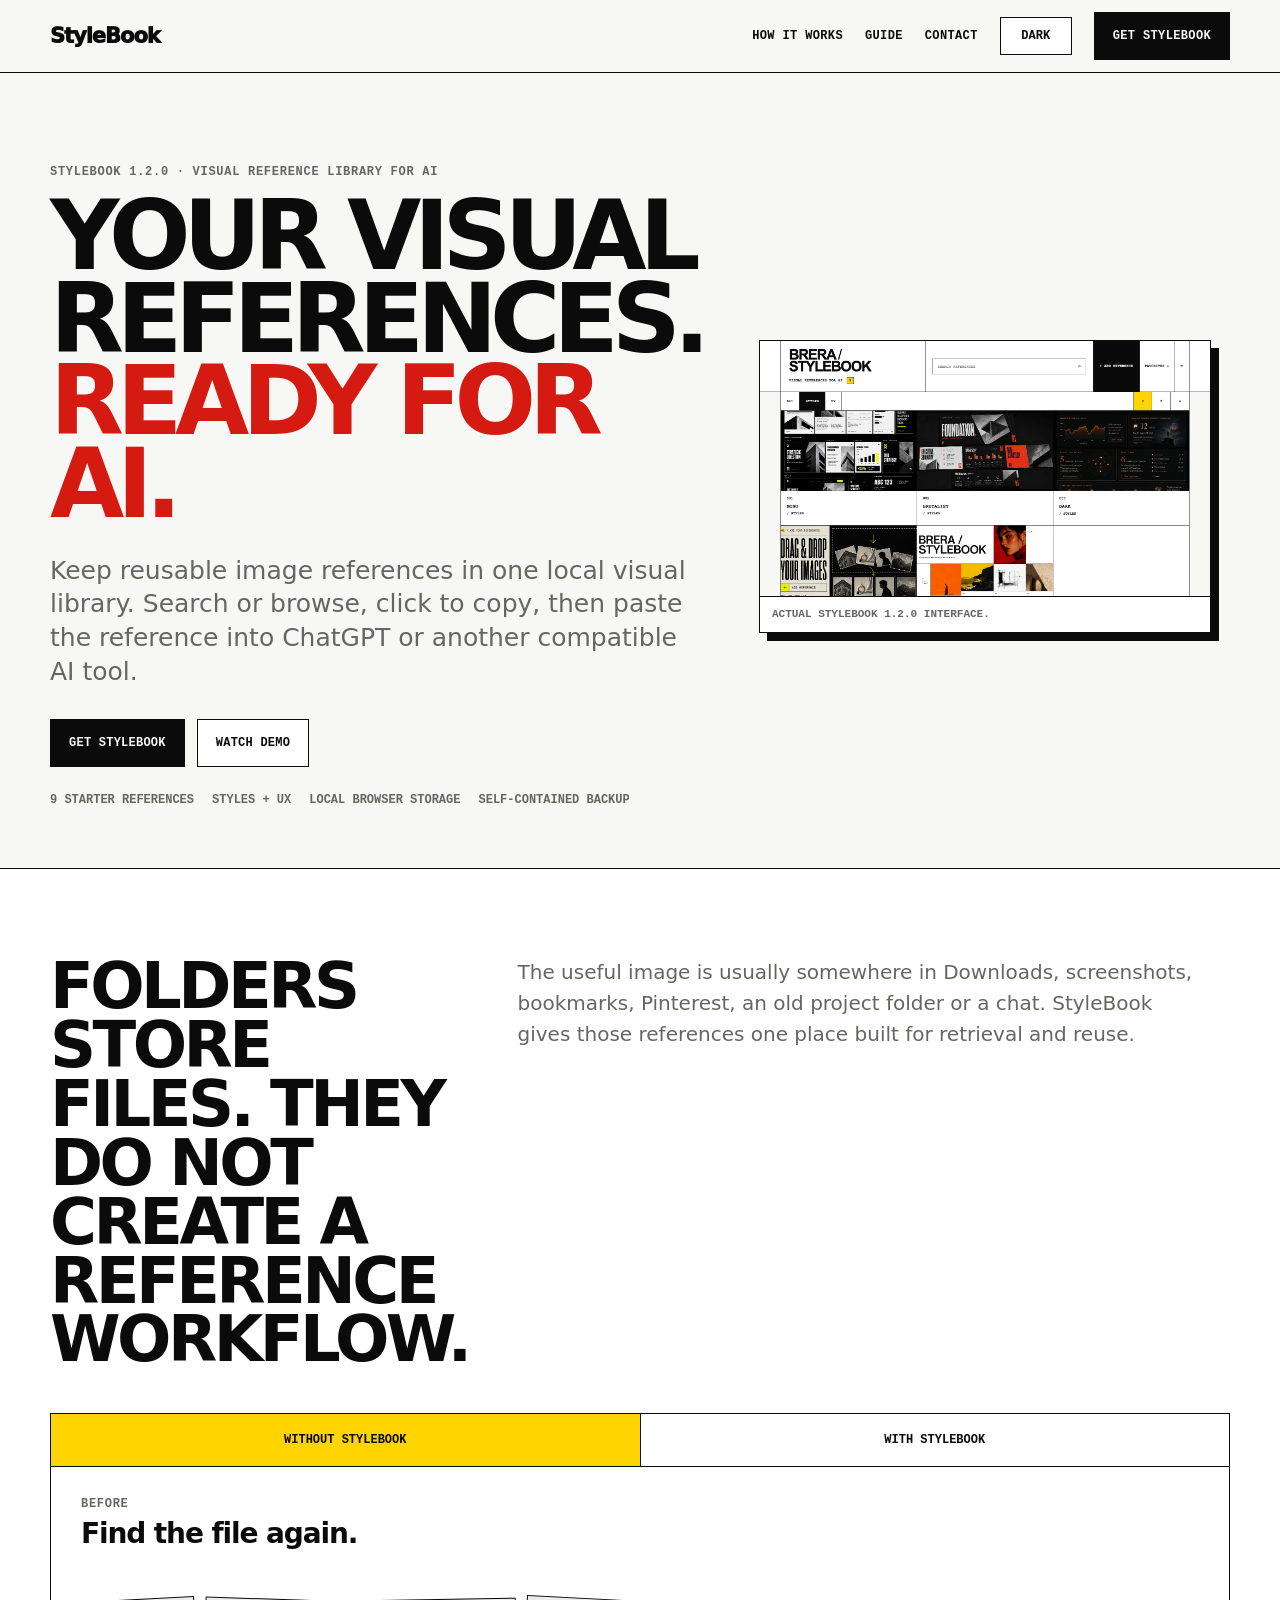
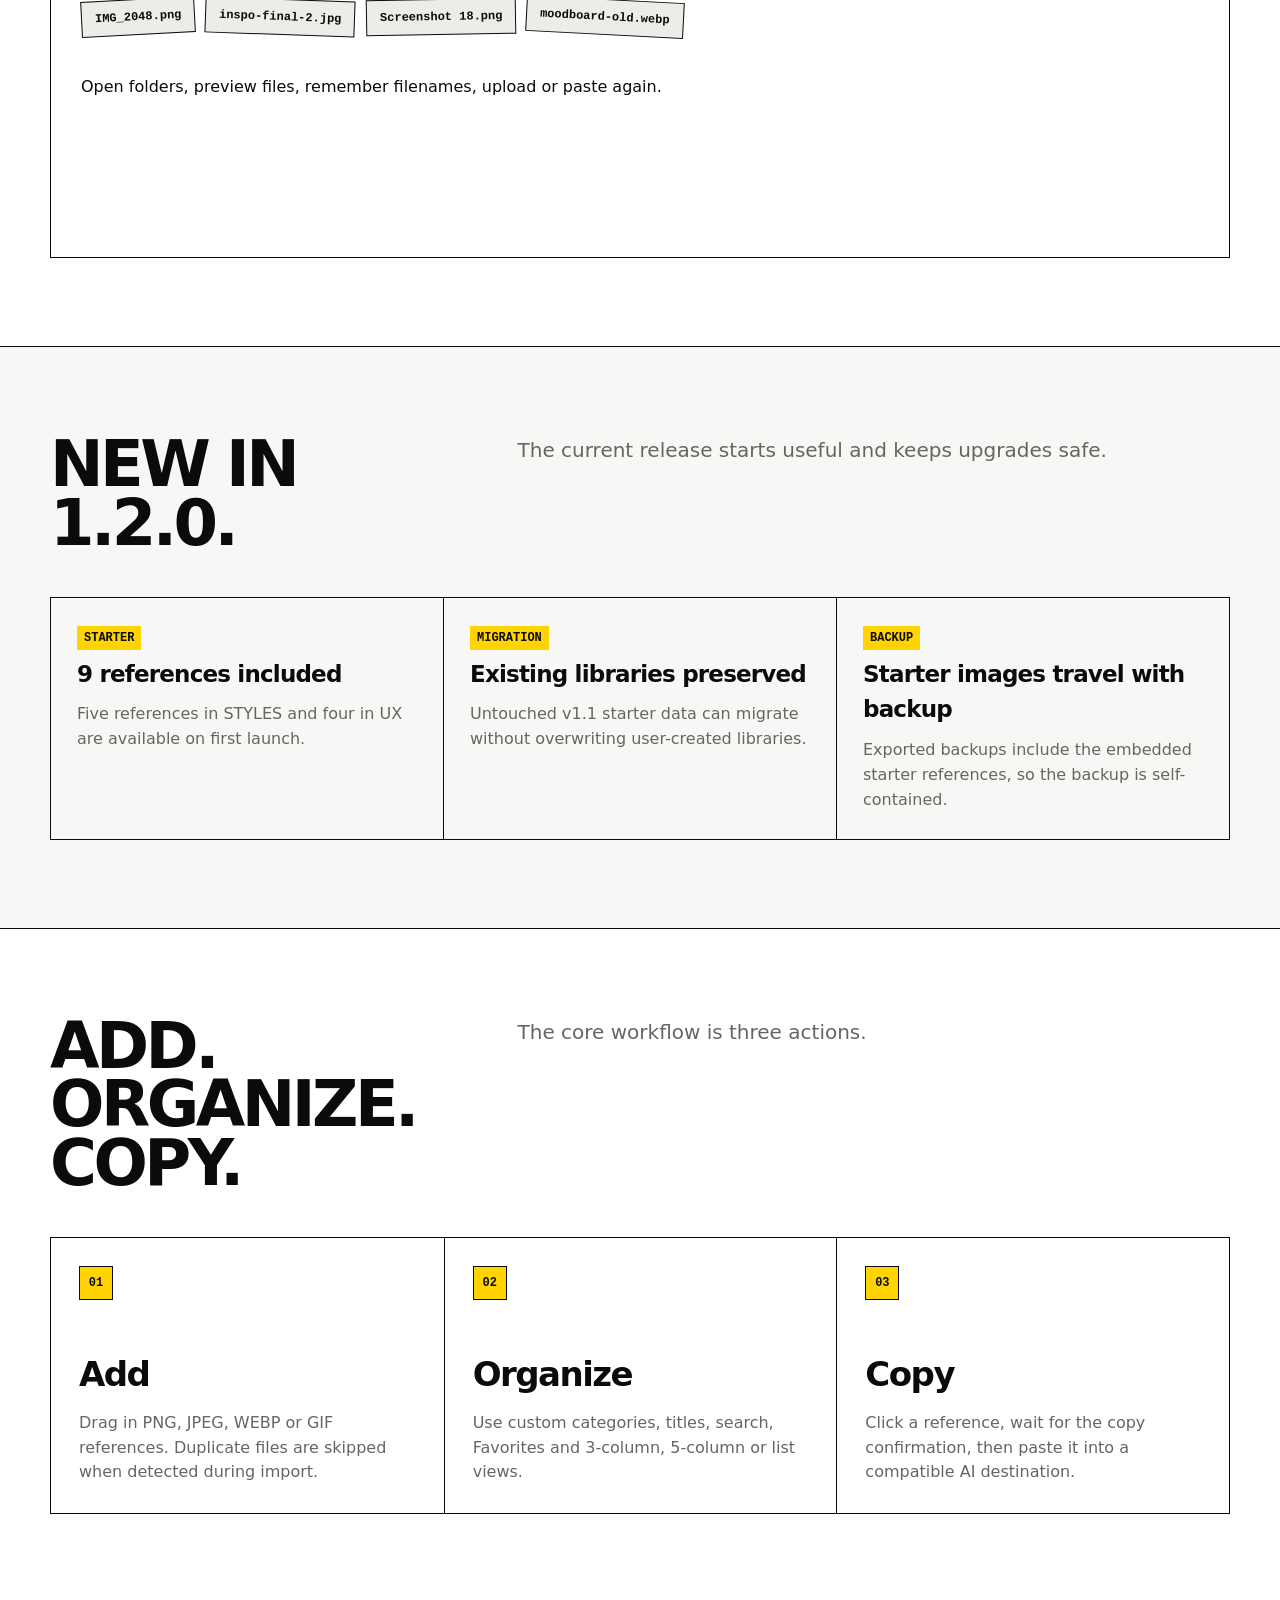
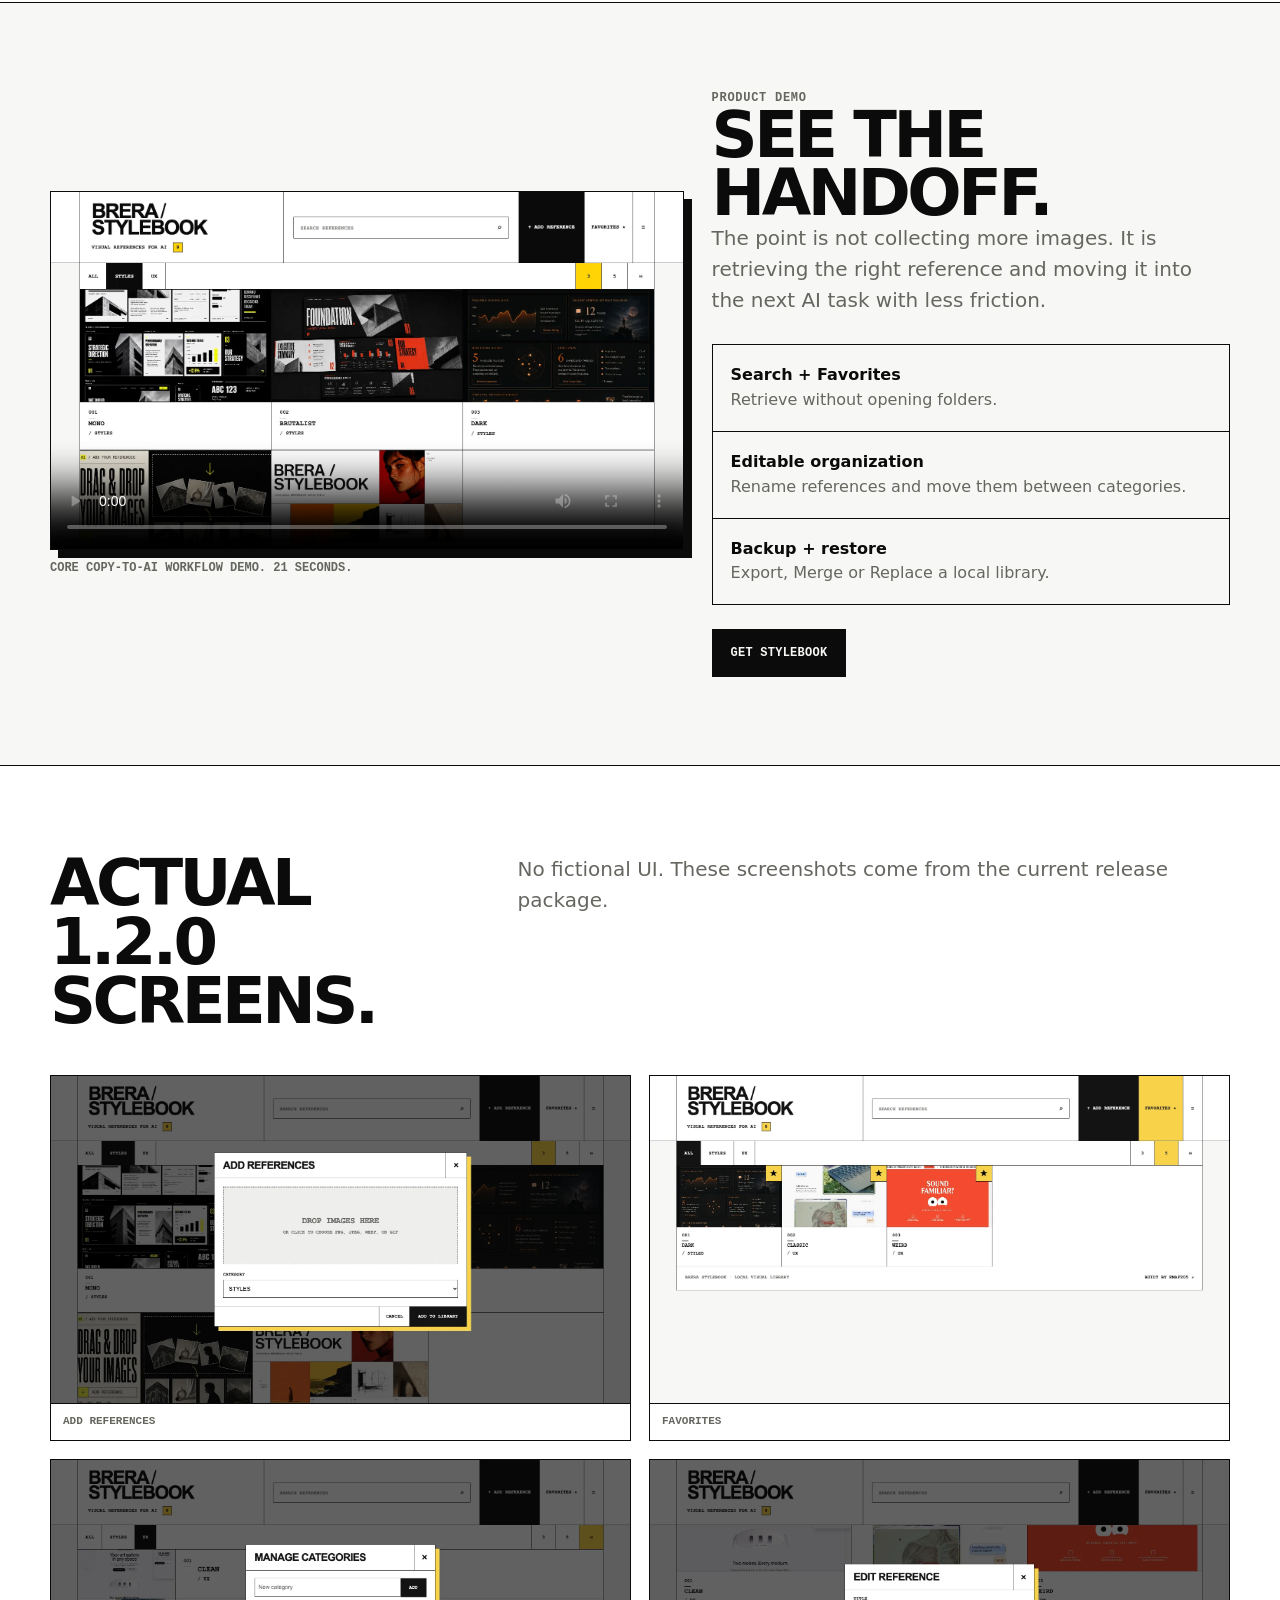
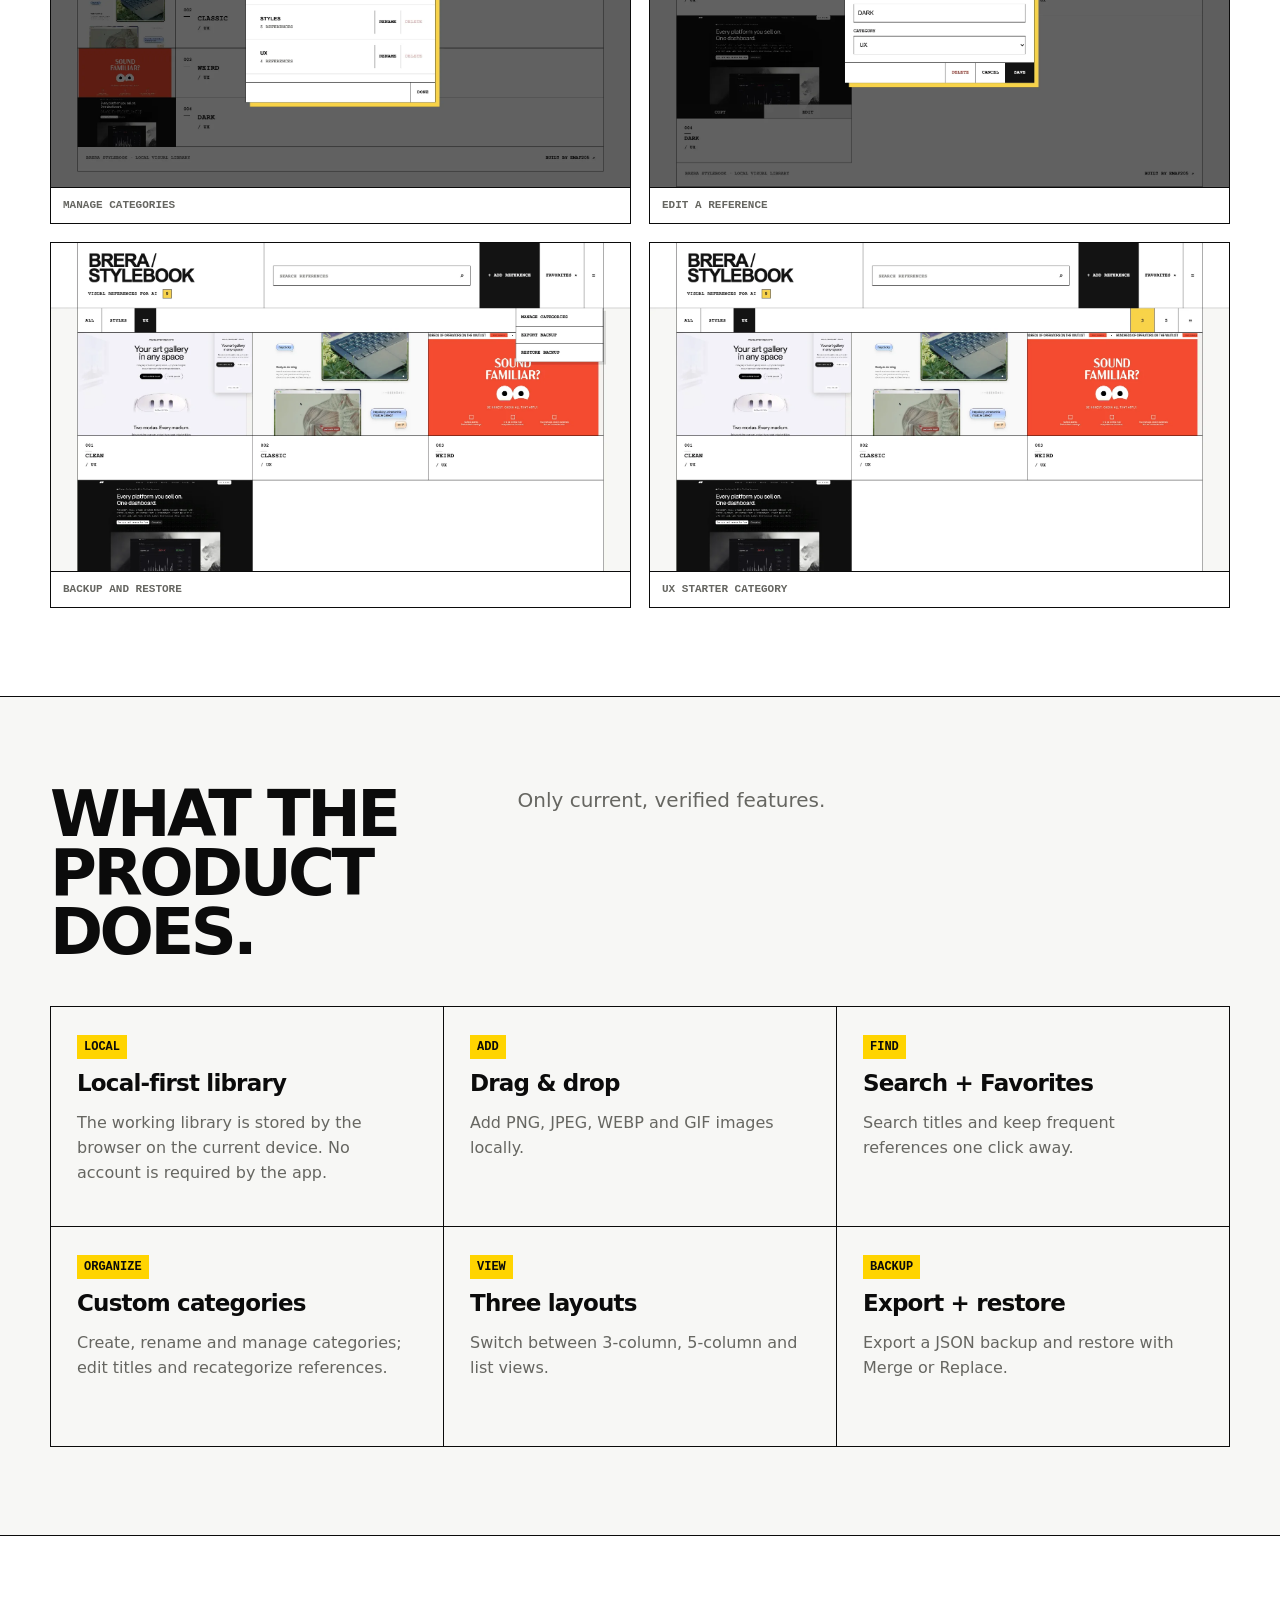
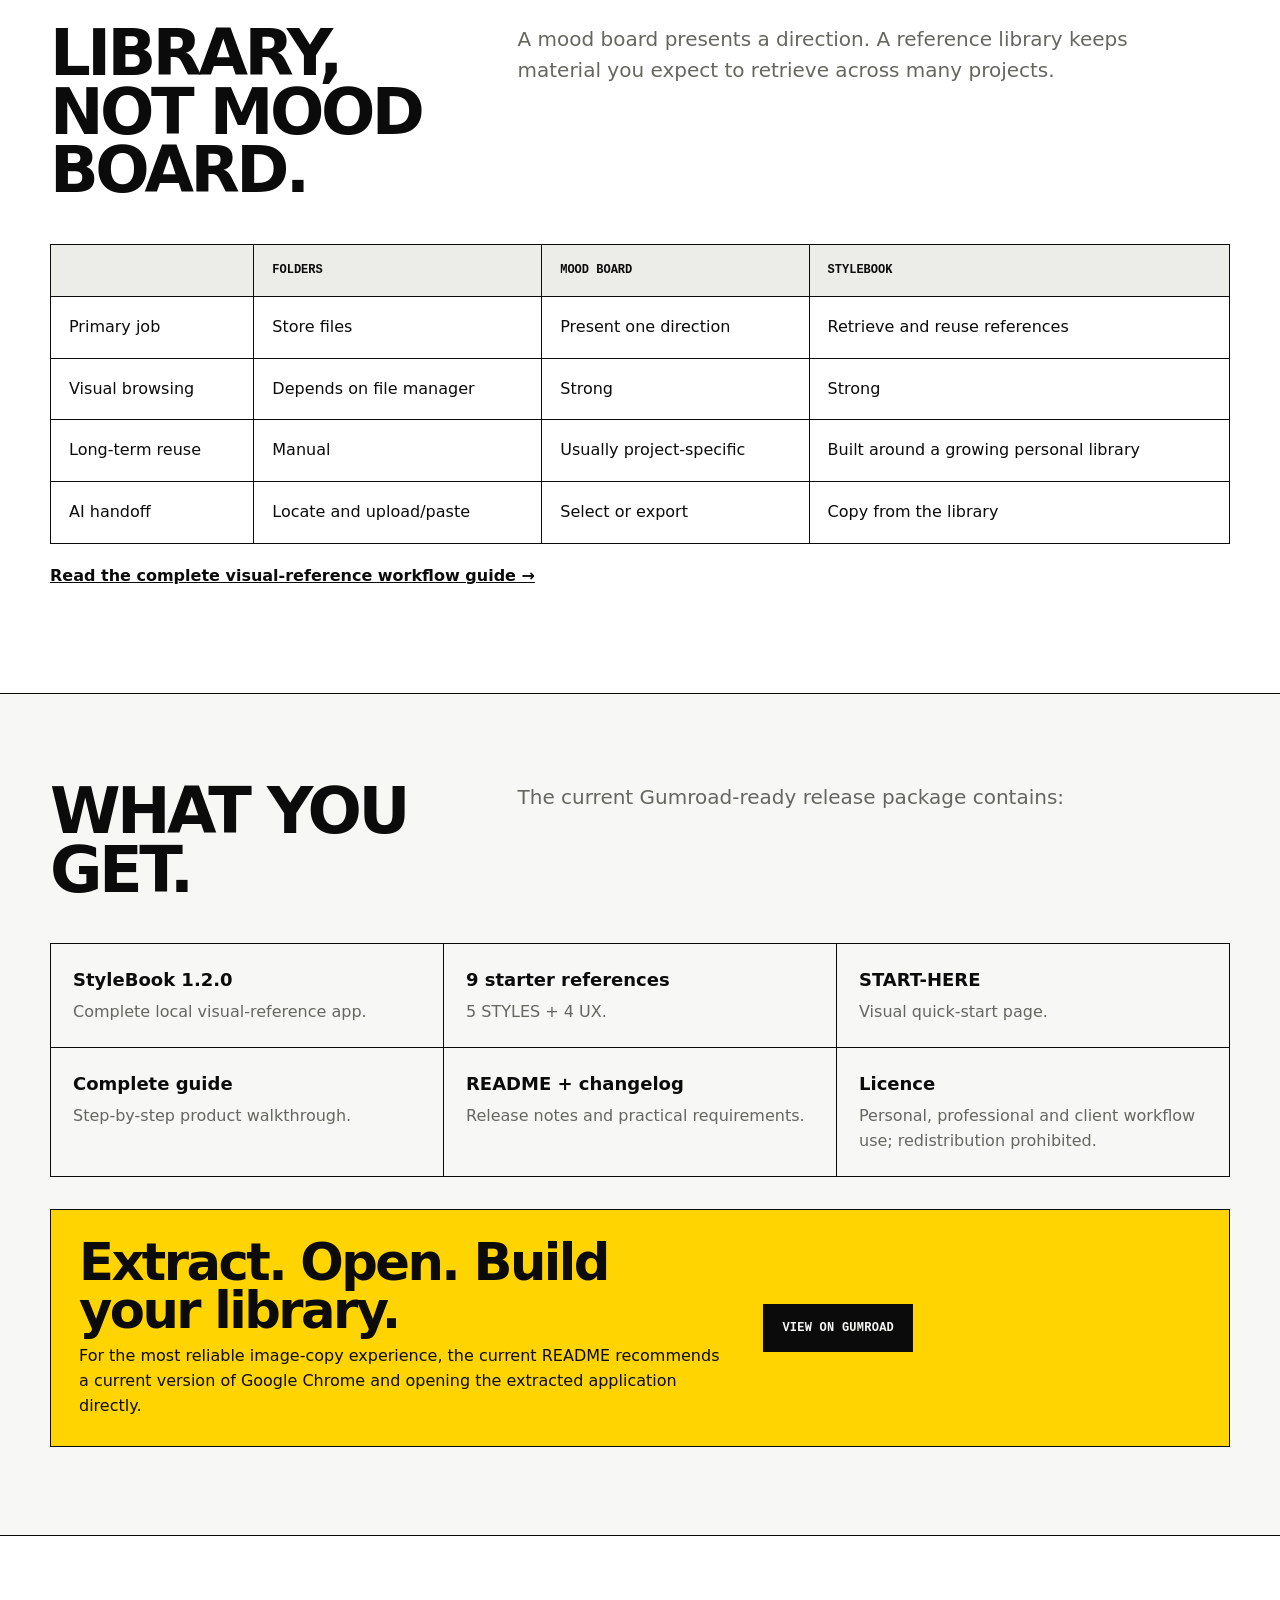
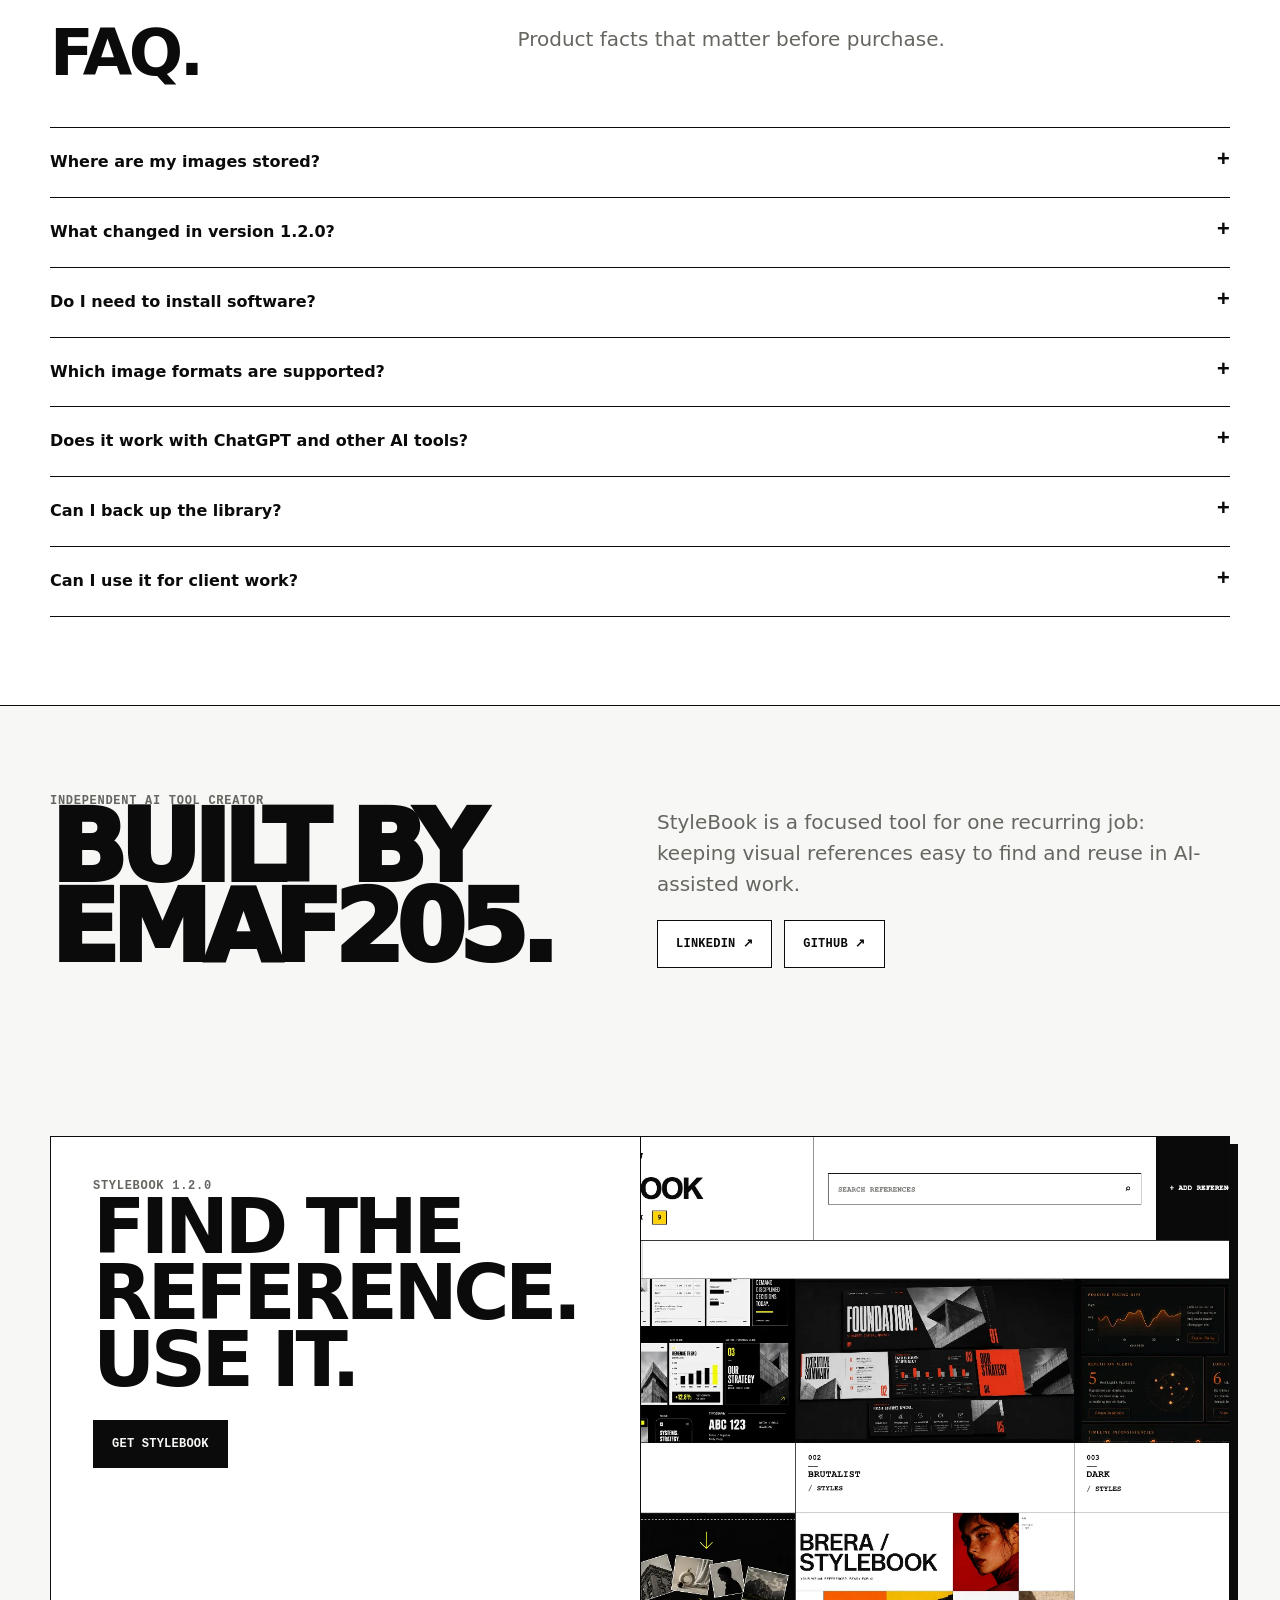
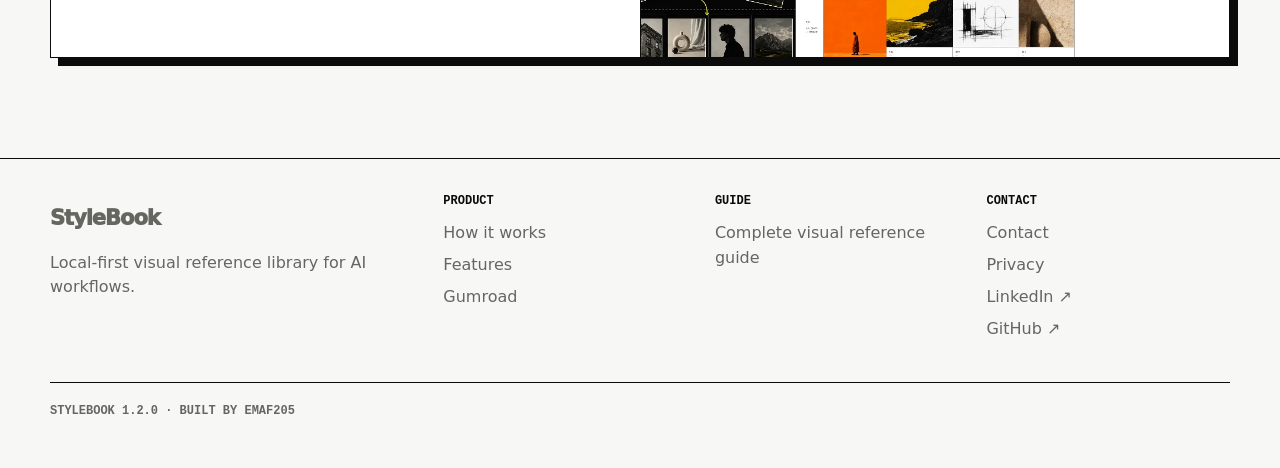
<file: index.html>
<!doctype html>
<html lang="en"><head>
<meta charset="utf-8"><meta name="viewport" content="width=device-width,initial-scale=1">
<title>StyleBook — Visual Reference Library for AI | v1.2.0</title>
<meta name="description" content="StyleBook is a local-first visual reference library for AI workflows. Organize image references, search, favorite, copy to AI, and back up your library. Version 1.2.0 includes 9 starter references.">
<meta name="robots" content="index,follow,max-image-preview:large"><meta name="theme-color" content="#ffd400">
<link rel="canonical" href="https://brera-stylebook.netlify.app/">
<meta property="og:url" content="https://brera-stylebook.netlify.app/"><meta property="og:site_name" content="StyleBook"><meta property="og:type" content="website"><meta property="og:title" content="StyleBook — Visual Reference Library for AI"><meta property="og:description" content="Organize visual references, find them fast, and copy them into your AI workflow. Version 1.2.0 includes 9 starter references."><meta property="og:image" content="https://brera-stylebook.netlify.app/assets/stylebook-og.png"><meta property="og:image:width" content="1200"><meta property="og:image:height" content="630">
<meta name="twitter:card" content="summary_large_image"><meta name="twitter:title" content="StyleBook — Visual Reference Library for AI"><meta name="twitter:description" content="A local-first visual reference library for AI workflows."><meta name="twitter:image" content="https://brera-stylebook.netlify.app/assets/stylebook-og.png">
<script>(()=>{try{const s=localStorage.getItem('stylebook-theme');document.documentElement.dataset.theme=s||(matchMedia('(prefers-color-scheme: dark)').matches?'dark':'light')}catch(e){document.documentElement.dataset.theme='light'}})()</script>
<link rel="stylesheet" href="styles.css">
<script type="application/ld+json">{"@context":"https://schema.org","@type":"SoftwareApplication","name":"StyleBook","softwareVersion":"1.2.0","url":"https://brera-stylebook.netlify.app/","applicationCategory":"MultimediaApplication","operatingSystem":"Desktop web browser","description":"A local-first visual reference library for organizing, finding and copying image references into compatible AI tools.","author":{"@type":"Person","name":"EmaF205","sameAs":["https://it.linkedin.com/in/emanuelebdc","https://github.com/emaf205"]},"offers":{"@type":"Offer","url":"https://emaf205.gumroad.com/l/brera-stylebook"}}</script>
</head><body>
<a class="skip" href="#main">Skip to content</a>
<header class="site-header"><div class="shell nav"><a class="brand" href="index.html">StyleBook</a><nav class="navlinks" aria-label="Primary"><a href="#how">How it works</a><a href="guide/index.html">Guide</a><a href="contact/index.html">Contact</a><button class="theme" type="button" data-theme-toggle aria-label="Toggle theme">Theme</button><a class="cta keep" data-gumroad="nav" href="https://emaf205.gumroad.com/l/brera-stylebook">Get StyleBook</a></nav></div></header>
<main id="main">
<section class="hero"><div class="shell hero-grid"><div><div class="eyebrow">StyleBook 1.2.0 · Visual Reference Library for AI</div><h1>Your visual references. <em>Ready for AI.</em></h1><p class="lead">Keep reusable image references in one local visual library. Search or browse, click to copy, then paste the reference into ChatGPT or another compatible AI tool.</p><div class="hero-actions"><a class="cta" data-gumroad="home-hero" href="https://emaf205.gumroad.com/l/brera-stylebook">Get StyleBook</a><a class="cta ghost" href="#demo">Watch demo</a></div><div class="trustline"><span>9 starter references</span><span>STYLES + UX</span><span>Local browser storage</span><span>Self-contained backup</span></div></div>
<figure class="hero-shot"><img src="assets/stylebook-v120-library.webp" alt="StyleBook 1.2.0 library showing starter references in the STYLES category" fetchpriority="high"><figcaption>Actual StyleBook 1.2.0 interface.</figcaption></figure></div></section>

<section class="section alt" id="problem"><div class="shell"><div class="section-head"><h2>Folders store files. They do not create a reference workflow.</h2><p class="section-intro">The useful image is usually somewhere in Downloads, screenshots, bookmarks, Pinterest, an old project folder or a chat. StyleBook gives those references one place built for retrieval and reuse.</p></div><div class="switcher" data-compare><div class="switcher-controls" role="tablist" aria-label="Compare workflows"><button type="button" class="switch-btn active" data-compare-btn="before" role="tab" aria-selected="true">Without StyleBook</button><button type="button" class="switch-btn" data-compare-btn="after" role="tab" aria-selected="false">With StyleBook</button></div><div class="switch-panel" data-compare-panel="before"><div class="problem-side"><div class="eyebrow">Before</div><h3>Find the file again.</h3><div class="mess"><span class="filechip" style="--r:-3deg">IMG_2048.png</span><span class="filechip" style="--r:2deg">inspo-final-2.jpg</span><span class="filechip" style="--r:-1deg">Screenshot 18.png</span><span class="filechip" style="--r:3deg">moodboard-old.webp</span></div><p>Open folders, preview files, remember filenames, upload or paste again.</p></div></div><div class="switch-panel" data-compare-panel="after" hidden><div class="problem-side"><div class="eyebrow">After</div><h3>See, search, copy.</h3><img class="compare-shot" src="assets/stylebook-v120-favorites.webp" alt="StyleBook Favorites view with visual references" loading="lazy"><p>Browse visually, search by title, filter Favorites, copy the image and continue working.</p></div></div></div></div></section>

<section class="section" id="new"><div class="shell"><div class="section-head"><h2>New in 1.2.0.</h2><p class="section-intro">The current release starts useful and keeps upgrades safe.</p></div><div class="features release-features"><div class="feature"><code>STARTER</code><h3>9 references included</h3><p>Five references in STYLES and four in UX are available on first launch.</p></div><div class="feature"><code>MIGRATION</code><h3>Existing libraries preserved</h3><p>Untouched v1.1 starter data can migrate without overwriting user-created libraries.</p></div><div class="feature"><code>BACKUP</code><h3>Starter images travel with backup</h3><p>Exported backups include the embedded starter references, so the backup is self-contained.</p></div></div></div></section>

<section class="section alt" id="how"><div class="shell"><div class="section-head"><h2>Add. Organize. Copy.</h2><p class="section-intro">The core workflow is three actions.</p></div><div class="workflow"><div class="step"><div class="step-num">01</div><h3>Add</h3><p>Drag in PNG, JPEG, WEBP or GIF references. Duplicate files are skipped when detected during import.</p></div><div class="step"><div class="step-num">02</div><h3>Organize</h3><p>Use custom categories, titles, search, Favorites and 3-column, 5-column or list views.</p></div><div class="step"><div class="step-num">03</div><h3>Copy</h3><p>Click a reference, wait for the copy confirmation, then paste it into a compatible AI destination.</p></div></div></div></section>

<section class="section" id="demo"><div class="shell demo-wrap"><figure class="product-video"><video controls playsinline preload="metadata" poster="assets/stylebook-demo-poster.webp"><source src="assets/stylebook-workflow-demo-20260826.mp4" type="video/mp4">Your browser does not support HTML5 video.</video><figcaption>Core copy-to-AI workflow demo. 21 seconds.</figcaption></figure><div><div class="eyebrow">Product demo</div><h2>See the handoff.</h2><p class="section-intro">The point is not collecting more images. It is retrieving the right reference and moving it into the next AI task with less friction.</p><div class="proof-list" style="margin-top:28px"><div class="proof-item"><b>Search + Favorites</b><span>Retrieve without opening folders.</span></div><div class="proof-item"><b>Editable organization</b><span>Rename references and move them between categories.</span></div><div class="proof-item"><b>Backup + restore</b><span>Export, Merge or Replace a local library.</span></div></div><div style="margin-top:24px"><a class="cta" data-gumroad="home-demo" href="https://emaf205.gumroad.com/l/brera-stylebook">Get StyleBook</a></div></div></div></section>

<section class="section alt" id="screens"><div class="shell"><div class="section-head"><h2>Actual 1.2.0 screens.</h2><p class="section-intro">No fictional UI. These screenshots come from the current release package.</p></div><div class="screen-grid"><figure><img src="assets/stylebook-v120-add.webp" alt="StyleBook Add References dialog" loading="lazy"><figcaption>Add references</figcaption></figure><figure><img src="assets/stylebook-v120-favorites.webp" alt="StyleBook Favorites view" loading="lazy"><figcaption>Favorites</figcaption></figure><figure><img src="assets/stylebook-v120-categories.webp" alt="StyleBook Manage Categories dialog" loading="lazy"><figcaption>Manage categories</figcaption></figure><figure><img src="assets/stylebook-v120-edit.webp" alt="StyleBook Edit Reference dialog" loading="lazy"><figcaption>Edit a reference</figcaption></figure><figure><img src="assets/stylebook-v120-backup.webp" alt="StyleBook backup menu with export and restore actions" loading="lazy"><figcaption>Backup and restore</figcaption></figure><figure><img src="assets/stylebook-v120-ux.webp" alt="StyleBook UX starter category" loading="lazy"><figcaption>UX starter category</figcaption></figure></div></div></section>

<section class="section" id="features"><div class="shell"><div class="section-head"><h2>What the product does.</h2><p class="section-intro">Only current, verified features.</p></div><div class="features"><div class="feature"><code>LOCAL</code><h3>Local-first library</h3><p>The working library is stored by the browser on the current device. No account is required by the app.</p></div><div class="feature"><code>ADD</code><h3>Drag & drop</h3><p>Add PNG, JPEG, WEBP and GIF images locally.</p></div><div class="feature"><code>FIND</code><h3>Search + Favorites</h3><p>Search titles and keep frequent references one click away.</p></div><div class="feature"><code>ORGANIZE</code><h3>Custom categories</h3><p>Create, rename and manage categories; edit titles and recategorize references.</p></div><div class="feature"><code>VIEW</code><h3>Three layouts</h3><p>Switch between 3-column, 5-column and list views.</p></div><div class="feature"><code>BACKUP</code><h3>Export + restore</h3><p>Export a JSON backup and restore with Merge or Replace.</p></div></div></div></section>

<section class="section alt"><div class="shell"><div class="section-head"><h2>Library, not mood board.</h2><p class="section-intro">A mood board presents a direction. A reference library keeps material you expect to retrieve across many projects.</p></div><table class="compare"><thead><tr><th></th><th>Folders</th><th>Mood board</th><th>StyleBook</th></tr></thead><tbody><tr><td>Primary job</td><td>Store files</td><td>Present one direction</td><td>Retrieve and reuse references</td></tr><tr><td>Visual browsing</td><td>Depends on file manager</td><td>Strong</td><td>Strong</td></tr><tr><td>Long-term reuse</td><td>Manual</td><td>Usually project-specific</td><td>Built around a growing personal library</td></tr><tr><td>AI handoff</td><td>Locate and upload/paste</td><td>Select or export</td><td>Copy from the library</td></tr></tbody></table><p class="text-link"><a href="guide/index.html">Read the complete visual-reference workflow guide →</a></p></div></section>

<section class="section" id="what-you-get"><div class="shell"><div class="section-head"><h2>What you get.</h2><p class="section-intro">The current Gumroad-ready release package contains:</p></div><div class="what-grid"><div class="what-item"><b>StyleBook 1.2.0</b><span>Complete local visual-reference app.</span></div><div class="what-item"><b>9 starter references</b><span>5 STYLES + 4 UX.</span></div><div class="what-item"><b>START-HERE</b><span>Visual quick-start page.</span></div><div class="what-item"><b>Complete guide</b><span>Step-by-step product walkthrough.</span></div><div class="what-item"><b>README + changelog</b><span>Release notes and practical requirements.</span></div><div class="what-item"><b>Licence</b><span>Personal, professional and client workflow use; redistribution prohibited.</span></div></div><div class="callout" style="margin-top:32px"><div><h3>Extract. Open. Build your library.</h3><p>For the most reliable image-copy experience, the current README recommends a current version of Google Chrome and opening the extracted application directly.</p></div><div><a class="cta" data-gumroad="home-what-you-get" href="https://emaf205.gumroad.com/l/brera-stylebook">View on Gumroad</a></div></div></div></section>

<section class="section alt"><div class="shell"><div class="section-head"><h2>FAQ.</h2><p class="section-intro">Product facts that matter before purchase.</p></div><div class="faq"><details><summary>Where are my images stored?</summary><p>The working library is stored by the browser on the current device. Export backups regularly, especially before clearing browser data, changing browser or moving to another computer.</p></details><details><summary>What changed in version 1.2.0?</summary><p>Version 1.2.0 adds a 9-reference starter library in STYLES and UX, migration from untouched v1.1 starter data without overwriting user-created libraries, and self-contained backup export for the embedded starter references.</p></details><details><summary>Do I need to install software?</summary><p>The product is delivered as a ZIP. Extract it completely, open START-HERE.html, then launch StyleBook in a current desktop browser. No traditional installer is required.</p></details><details><summary>Which image formats are supported?</summary><p>PNG, JPEG, WEBP and GIF.</p></details><details><summary>Does it work with ChatGPT and other AI tools?</summary><p>StyleBook copies a selected reference image to the clipboard so it can be pasted into a compatible destination. Clipboard behavior depends on browser and destination support.</p></details><details><summary>Can I back up the library?</summary><p>Yes. Export creates a JSON backup. Restore supports Merge and Replace. In 1.2.0, embedded starter images are included in the exported backup.</p></details><details><summary>Can I use it for client work?</summary><p>The included licence permits personal work and professional or client workflows. Redistribution, resale or publishing the software is not permitted.</p></details></div></div></section>

<section class="section" id="author"><div class="shell author"><div><div class="eyebrow">Independent AI tool creator</div><div class="signature">Built by<br>EmaF205.</div></div><div><p class="section-intro">StyleBook is a focused tool for one recurring job: keeping visual references easy to find and reuse in AI-assisted work.</p><div class="authorlinks"><a class="btn ghost" href="https://it.linkedin.com/in/emanuelebdc" target="_blank" rel="noopener">LinkedIn ↗</a><a class="btn ghost" href="https://github.com/emaf205" target="_blank" rel="noopener">GitHub ↗</a></div></div></div></section>

<section class="final-shot"><div class="shell"><div class="final-card"><div class="final-copy"><div class="eyebrow">StyleBook 1.2.0</div><h2>Find the reference. Use it.</h2><a class="cta" data-gumroad="home-final" href="https://emaf205.gumroad.com/l/brera-stylebook">Get StyleBook</a></div><img src="assets/stylebook-v120-library.webp" alt="StyleBook 1.2.0 visual reference library" loading="lazy"></div></div></section>
</main>
<footer><div class="shell"><div class="footer-grid"><div class="footer-col"><a class="brand" href="index.html">StyleBook</a><p class="footer-note">Local-first visual reference library for AI workflows.</p></div><div class="footer-col"><b>Product</b><a href="#how">How it works</a><a href="#features">Features</a><a data-gumroad="footer" href="https://emaf205.gumroad.com/l/brera-stylebook">Gumroad</a></div><div class="footer-col"><b>Guide</b><a href="guide/index.html">Complete visual reference guide</a></div><div class="footer-col"><b>Contact</b><a href="contact/index.html">Contact</a><a href="privacy/index.html">Privacy</a><a href="https://it.linkedin.com/in/emanuelebdc" target="_blank" rel="noopener">LinkedIn ↗</a><a href="https://github.com/emaf205" target="_blank" rel="noopener">GitHub ↗</a></div></div><div class="copyright">StyleBook 1.2.0 · Built by EmaF205</div></div></footer>
<script src="app.js"></script></body></html>
</file>
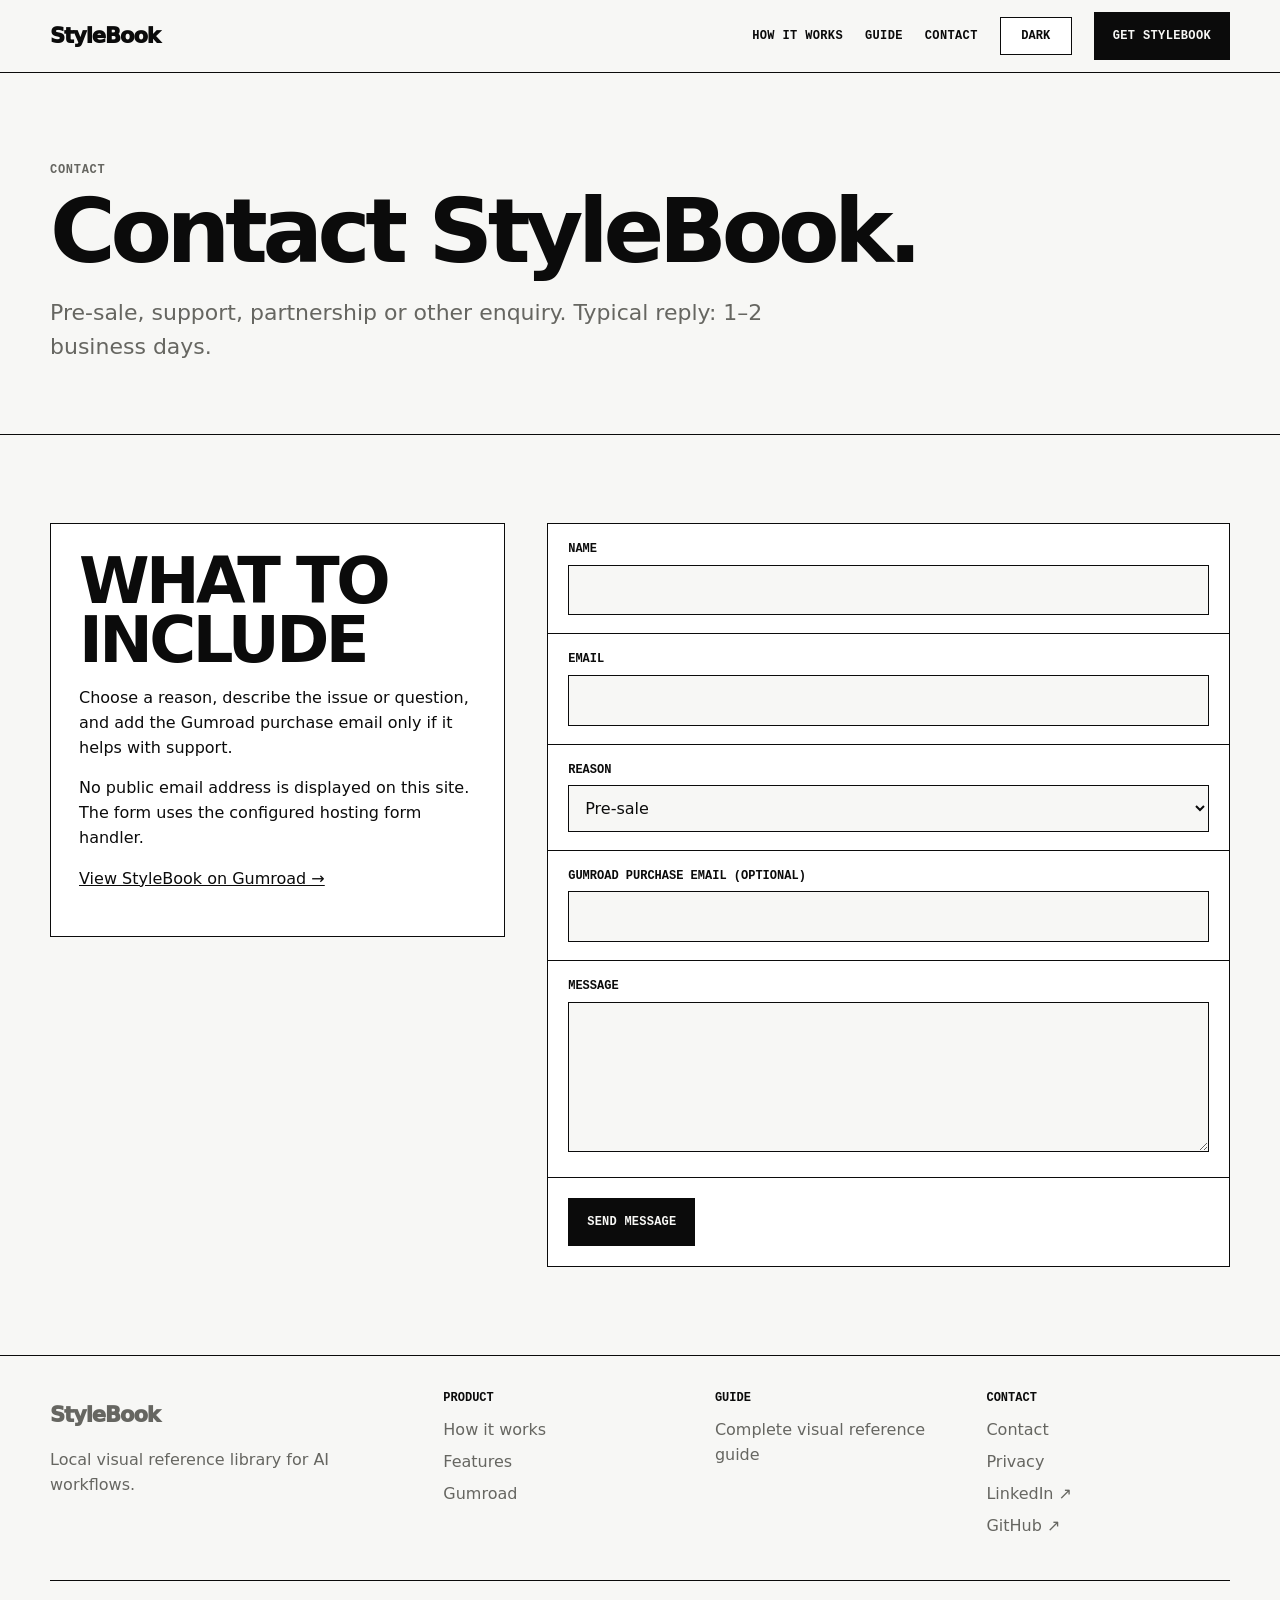
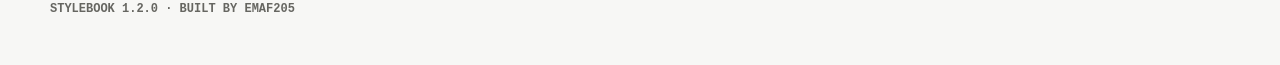
<file: contact/index.html>
<!doctype html><html lang="en"><head><meta charset="utf-8"><meta name="viewport" content="width=device-width,initial-scale=1"><title>Contact | StyleBook</title><meta name="description" content="Contact StyleBook for pre-sale questions, product support, partnerships or other enquiries."><meta name="robots" content="index,follow"><meta name="theme-color" content="#ffd400"><link rel="canonical" href="https://brera-stylebook.netlify.app/contact/">
<meta property="og:url" content="https://brera-stylebook.netlify.app/contact/"><meta property="og:site_name" content="StyleBook"><meta property="og:type" content="website"><meta property="og:title" content="Contact | StyleBook"><meta property="og:description" content="Contact StyleBook for pre-sale questions, product support, partnerships or other enquiries."><meta property="og:image" content="https://brera-stylebook.netlify.app/assets/stylebook-og.png"><meta name="twitter:card" content="summary_large_image"><meta name="twitter:title" content="Contact | StyleBook"><meta name="twitter:description" content="Contact StyleBook for pre-sale questions, product support, partnerships or other enquiries."><meta name="twitter:image" content="https://brera-stylebook.netlify.app/assets/stylebook-og.png"><script>(()=>{try{const s=localStorage.getItem('stylebook-theme');document.documentElement.dataset.theme=s||(matchMedia('(prefers-color-scheme: dark)').matches?'dark':'light')}catch(e){document.documentElement.dataset.theme='light'}})()</script><link rel="stylesheet" href="../styles.css"></head><body><a class="skip" href="#main">Skip to content</a>
<header class="site-header"><div class="shell nav">
<a class="brand" href="../index.html">StyleBook</a>
<nav class="navlinks" aria-label="Primary">
<a href="../index.html#how">How it works</a><a href="../guide/index.html">Guide</a><a href="../contact/index.html">Contact</a>
<button class="theme" type="button" data-theme-toggle aria-label="Toggle theme">Theme</button>
<a class="cta keep" data-gumroad="nav" href="https://emaf205.gumroad.com/l/brera-stylebook">Get StyleBook</a>
</nav></div></header><main id="main"><section class="article-hero"><div class="shell"><div class="eyebrow">Contact</div><h1>Contact StyleBook.</h1><p class="dek">Pre-sale, support, partnership or other enquiry. Typical reply: 1–2 business days.</p></div></section><section class="section"><div class="shell contact-grid"><aside class="contact-note"><h2>What to include</h2><p>Choose a reason, describe the issue or question, and add the Gumroad purchase email only if it helps with support.</p><p>No public email address is displayed on this site. The form uses the configured hosting form handler.</p><p><a data-gumroad="contact-note" href="https://emaf205.gumroad.com/l/brera-stylebook">View StyleBook on Gumroad →</a></p></aside><form id="contact-form" class="form" name="stylebook-contact" method="POST" data-netlify="true" netlify-honeypot="website"><input type="hidden" name="form-name" value="stylebook-contact"><p class="hp"><label>Do not fill this out <input name="website" autocomplete="off"></label></p><input type="hidden" name="source_page"><input type="hidden" name="utm_source"><input type="hidden" name="utm_medium"><input type="hidden" name="utm_campaign"><input type="hidden" name="utm_content"><input type="hidden" name="utm_term"><div class="field"><label for="name">Name</label><input id="name" name="name" autocomplete="name" required></div><div class="field"><label for="email">Email</label><input id="email" name="email" type="email" autocomplete="email" required></div><div class="field"><label for="reason">Reason</label><select id="reason" name="reason"><option>Pre-sale</option><option>Support</option><option>Partnership</option><option>Other</option></select></div><div class="field"><label for="purchase_email">Gumroad purchase email (optional)</label><input id="purchase_email" name="purchase_email" type="email" autocomplete="email"></div><div class="field"><label for="message">Message</label><textarea id="message" name="message" required></textarea></div><div class="form-actions"><button class="cta" type="submit">Send message</button><span class="form-status" aria-live="polite"></span></div><div id="after-send" class="after-send" hidden><a data-gumroad="contact-after-send" href="https://emaf205.gumroad.com/l/brera-stylebook">View StyleBook on Gumroad →</a></div></form></div></section></main><footer><div class="shell"><div class="footer-grid">
<div class="footer-col"><a class="brand" href="../index.html">StyleBook</a><p class="footer-note">Local visual reference library for AI workflows.</p></div>
<div class="footer-col"><b>Product</b><a href="../index.html#how">How it works</a><a href="../index.html#features">Features</a><a data-gumroad="footer" href="https://emaf205.gumroad.com/l/brera-stylebook">Gumroad</a></div>
<div class="footer-col"><b>Guide</b><a href="../guide/index.html">Complete visual reference guide</a></div>
<div class="footer-col"><b>Contact</b><a href="../contact/index.html">Contact</a><a href="../privacy/index.html">Privacy</a><a href="https://it.linkedin.com/in/emanuelebdc" target="_blank" rel="noopener">LinkedIn ↗</a><a href="https://github.com/emaf205" target="_blank" rel="noopener">GitHub ↗</a></div>
</div><div class="copyright">StyleBook 1.2.0 · Built by EmaF205</div></div></footer><script src="../app.js"></script></body></html>
</file>
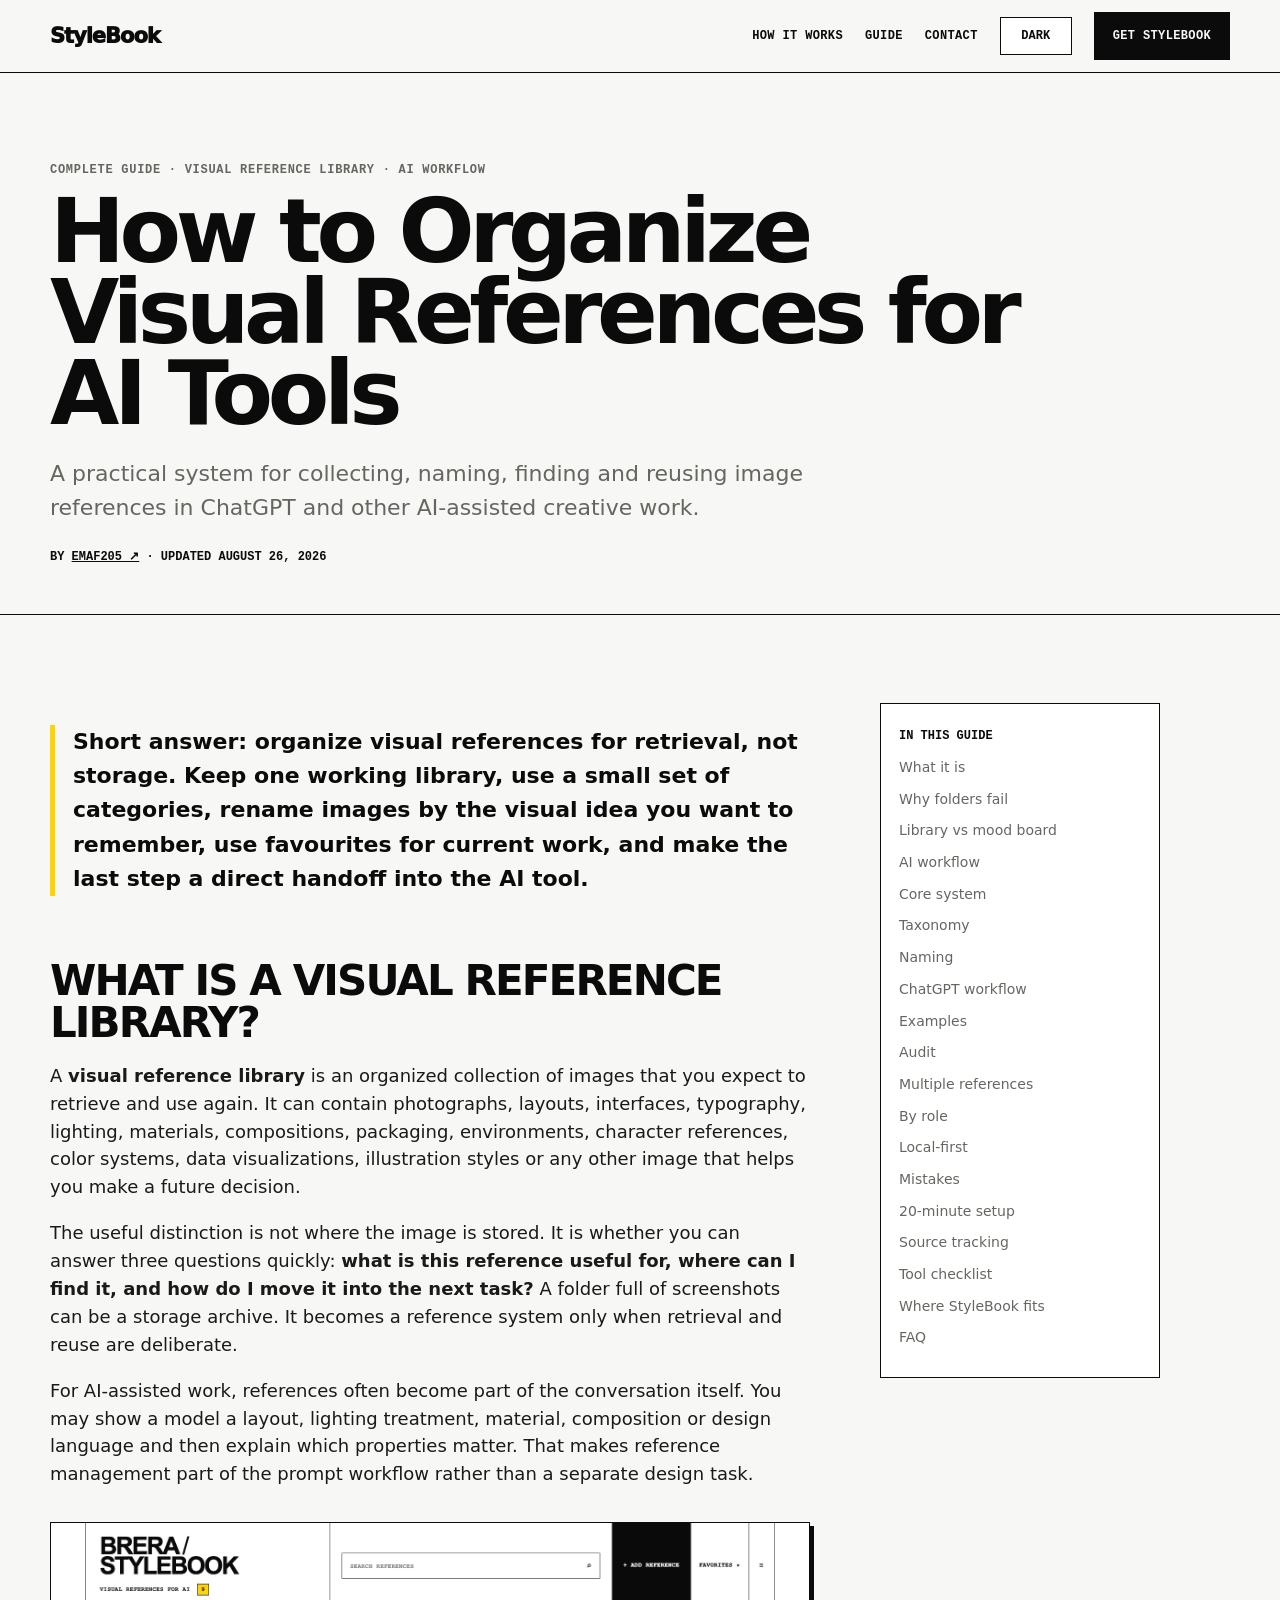
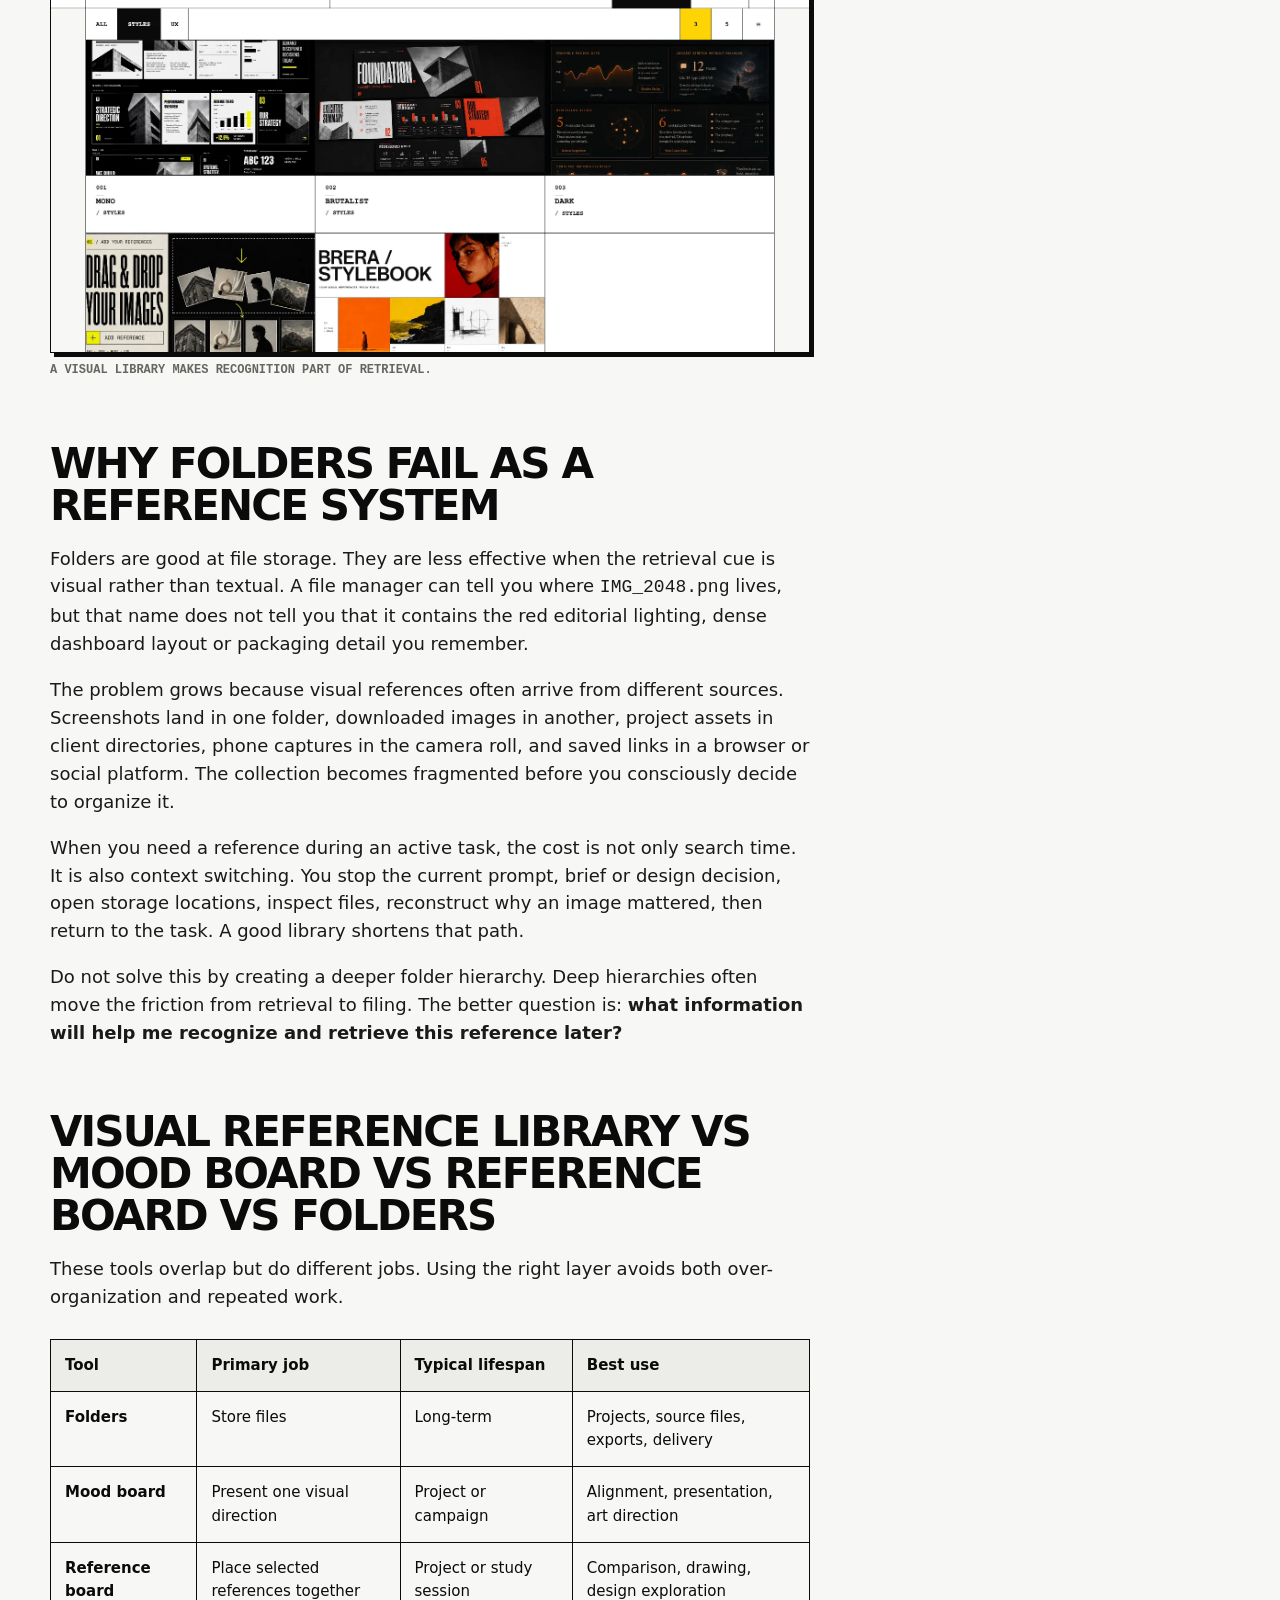
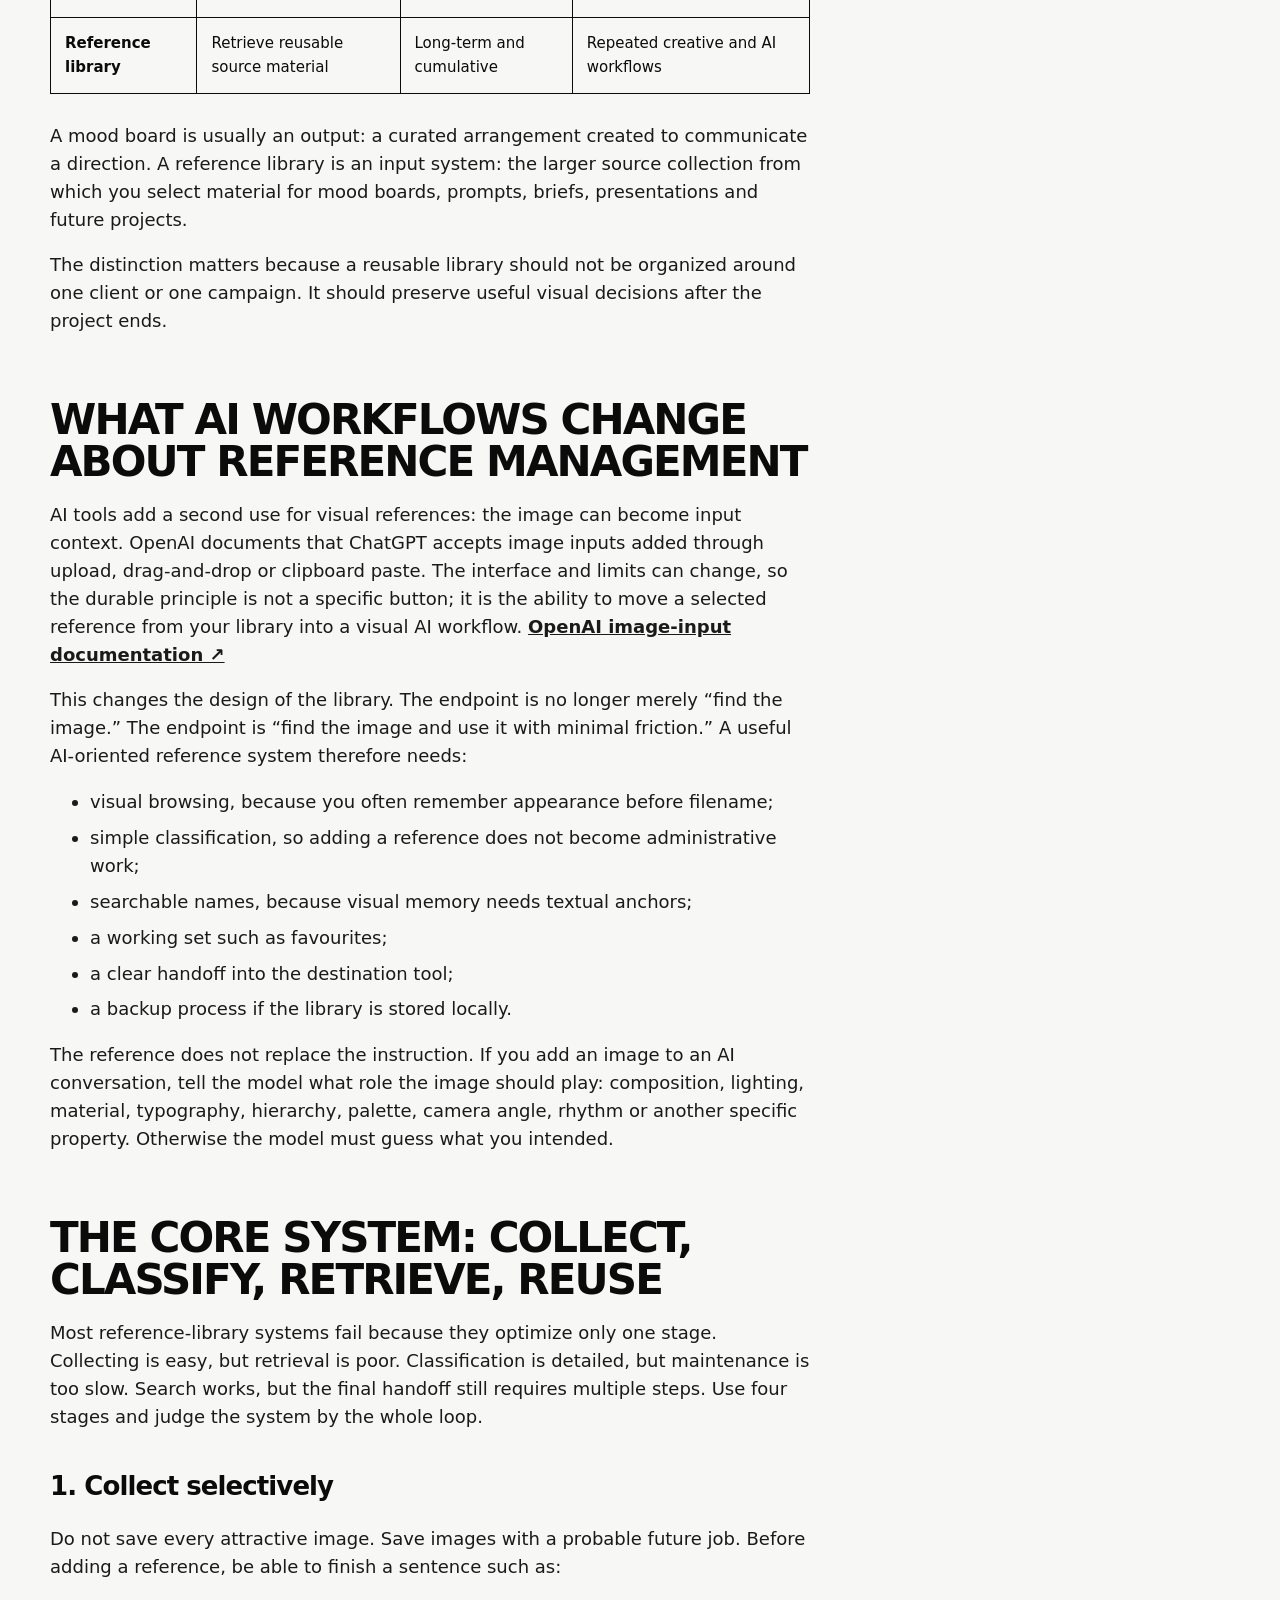
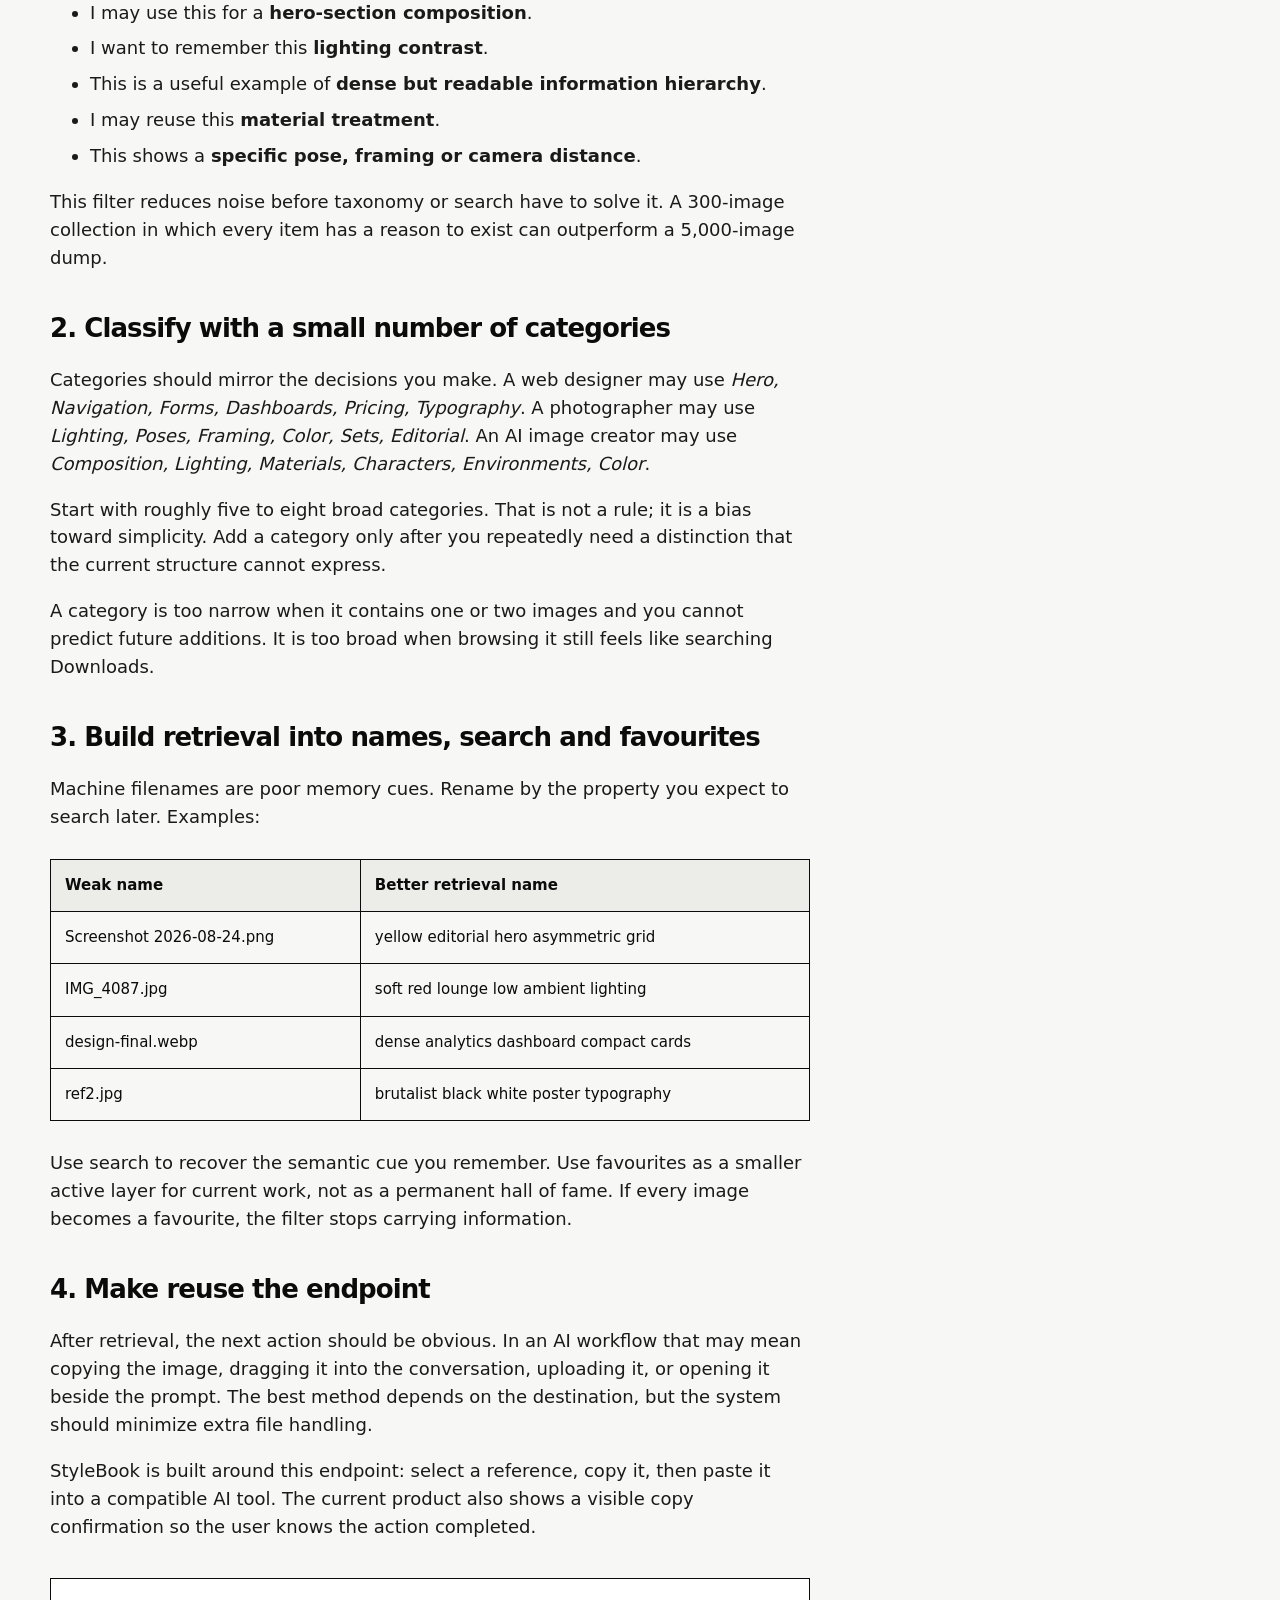
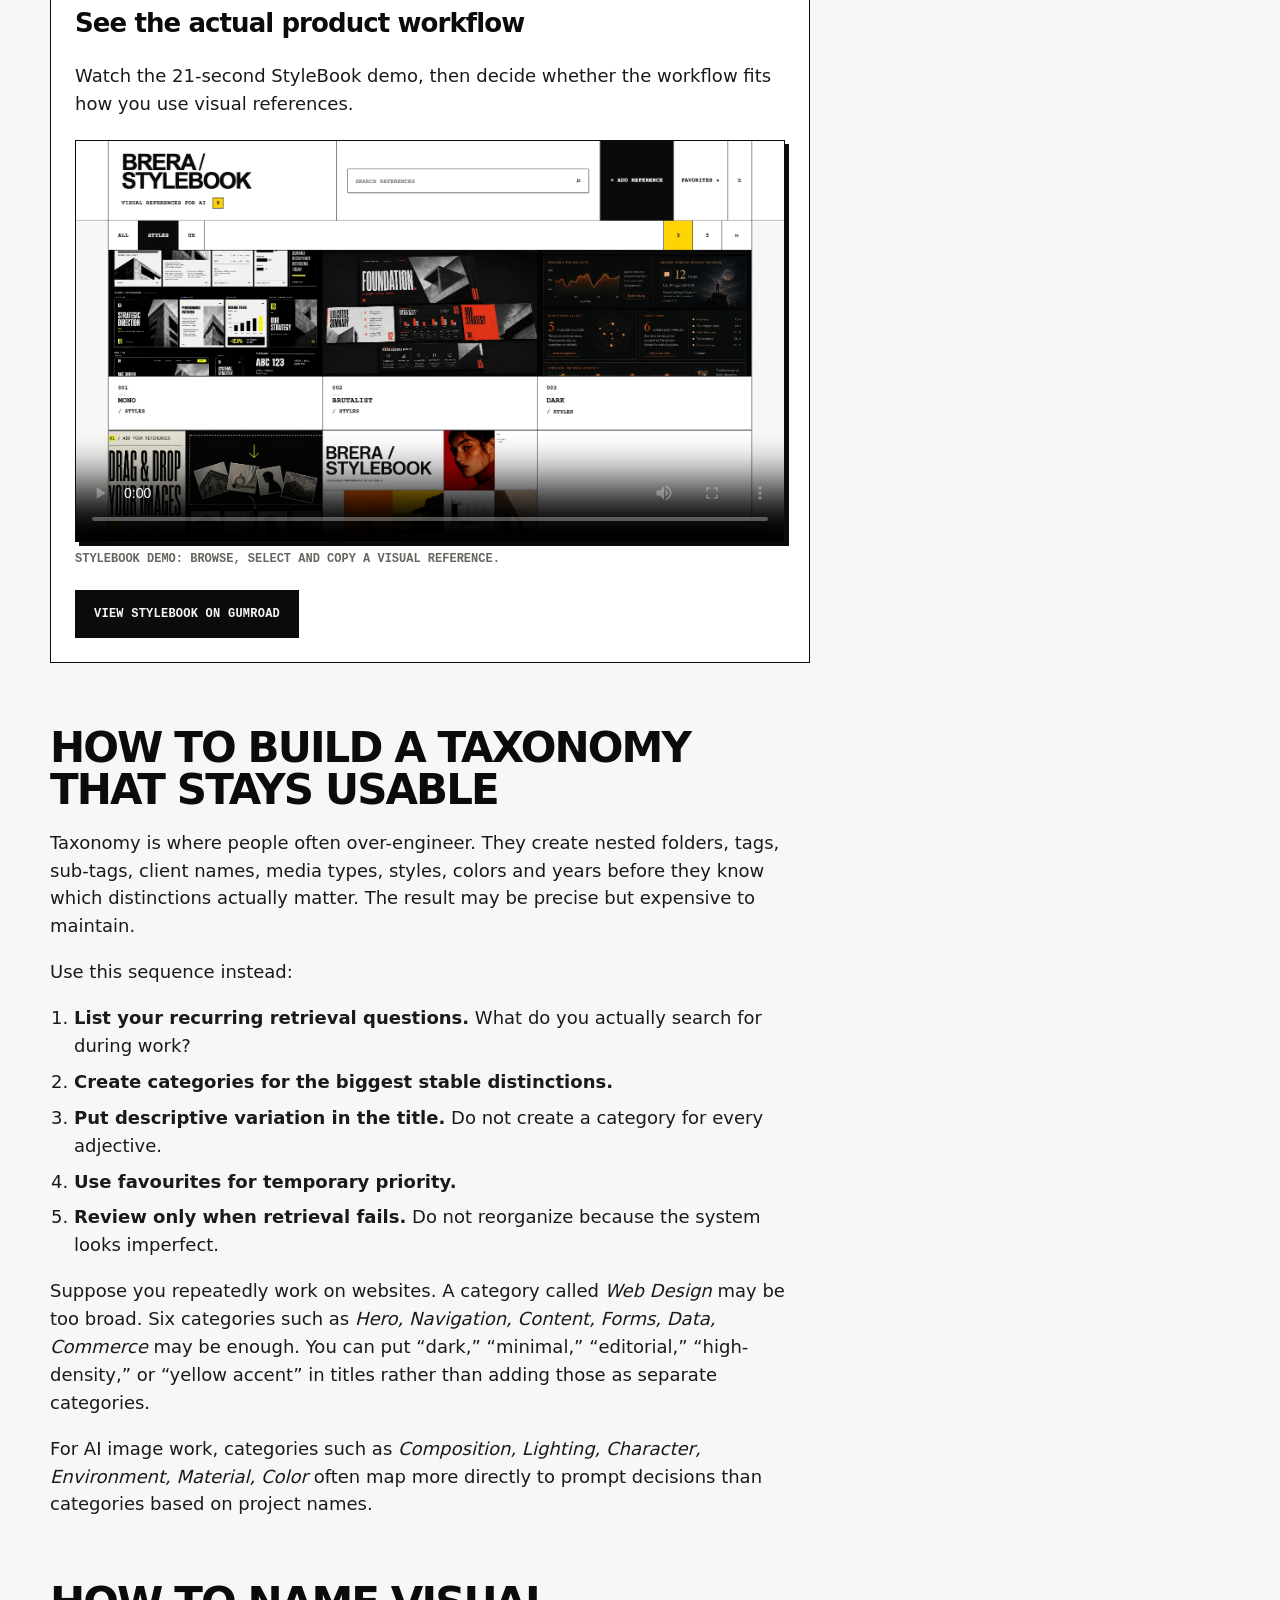
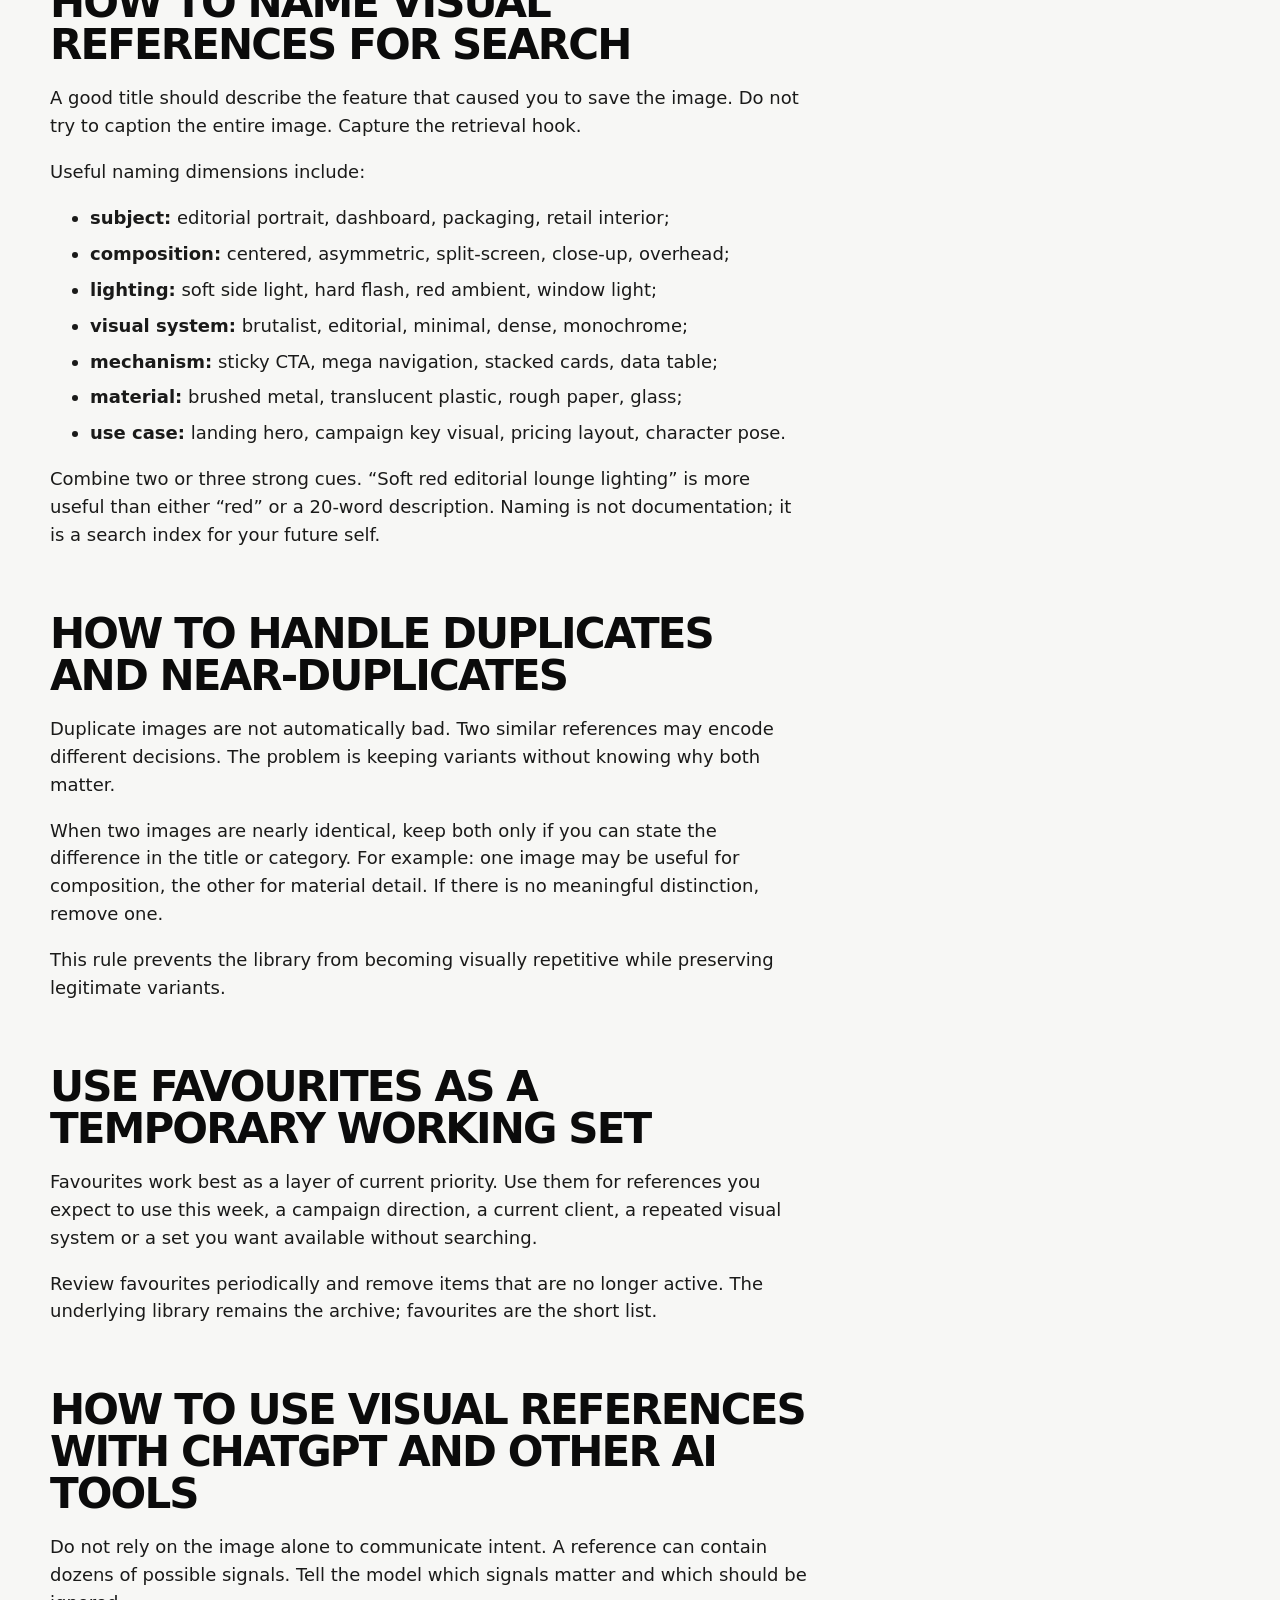
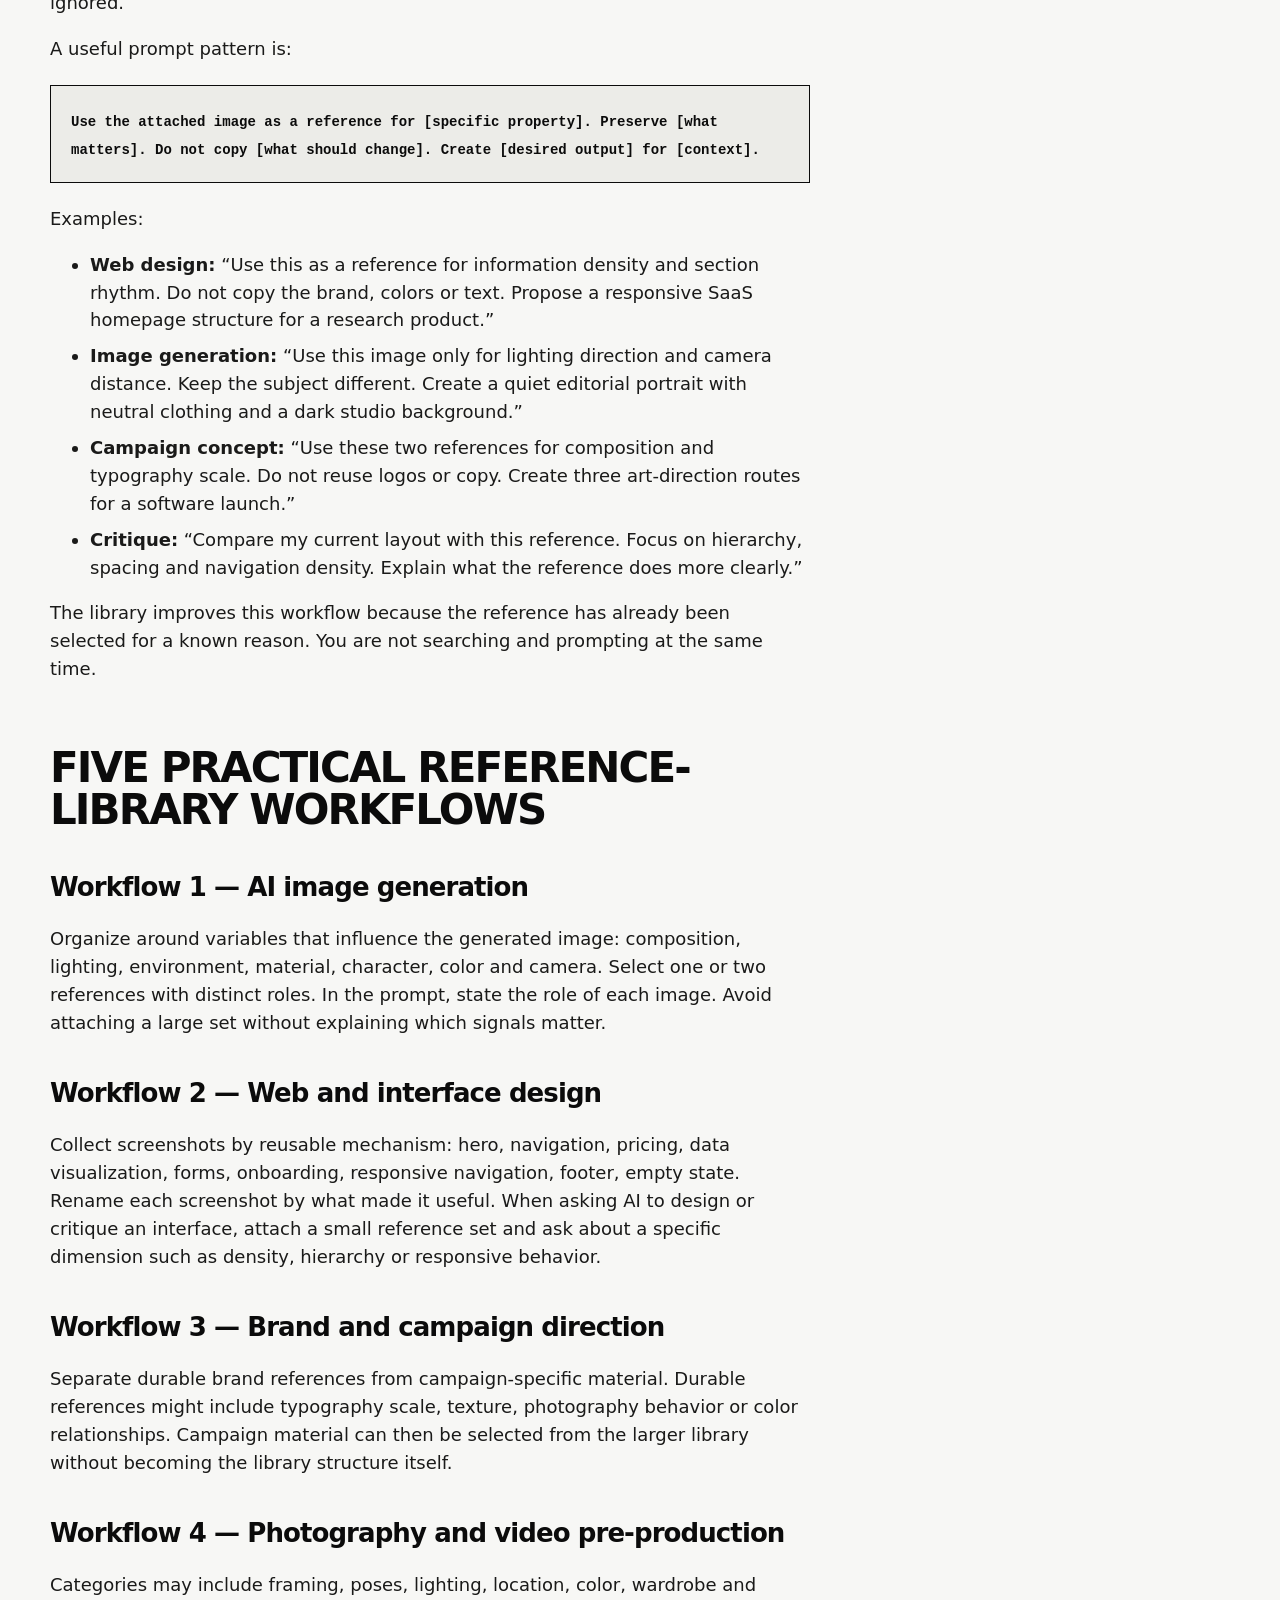
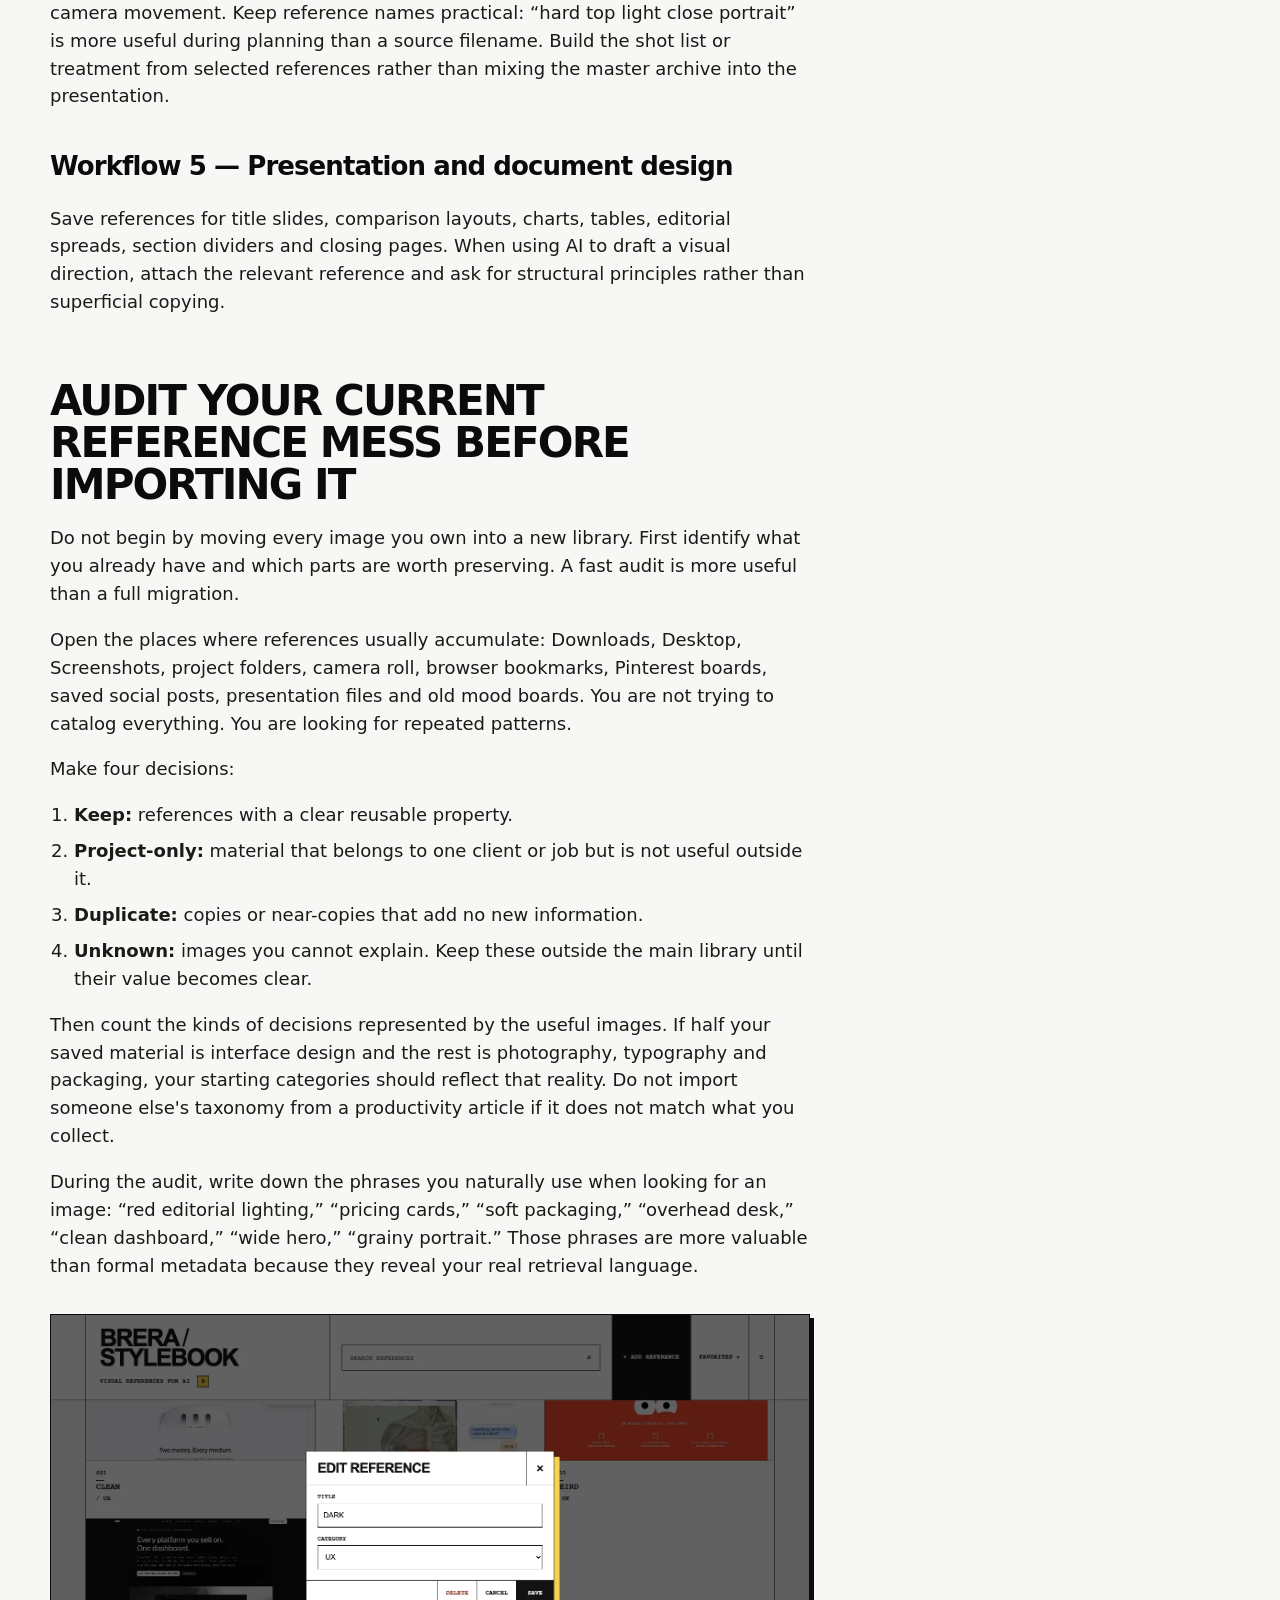
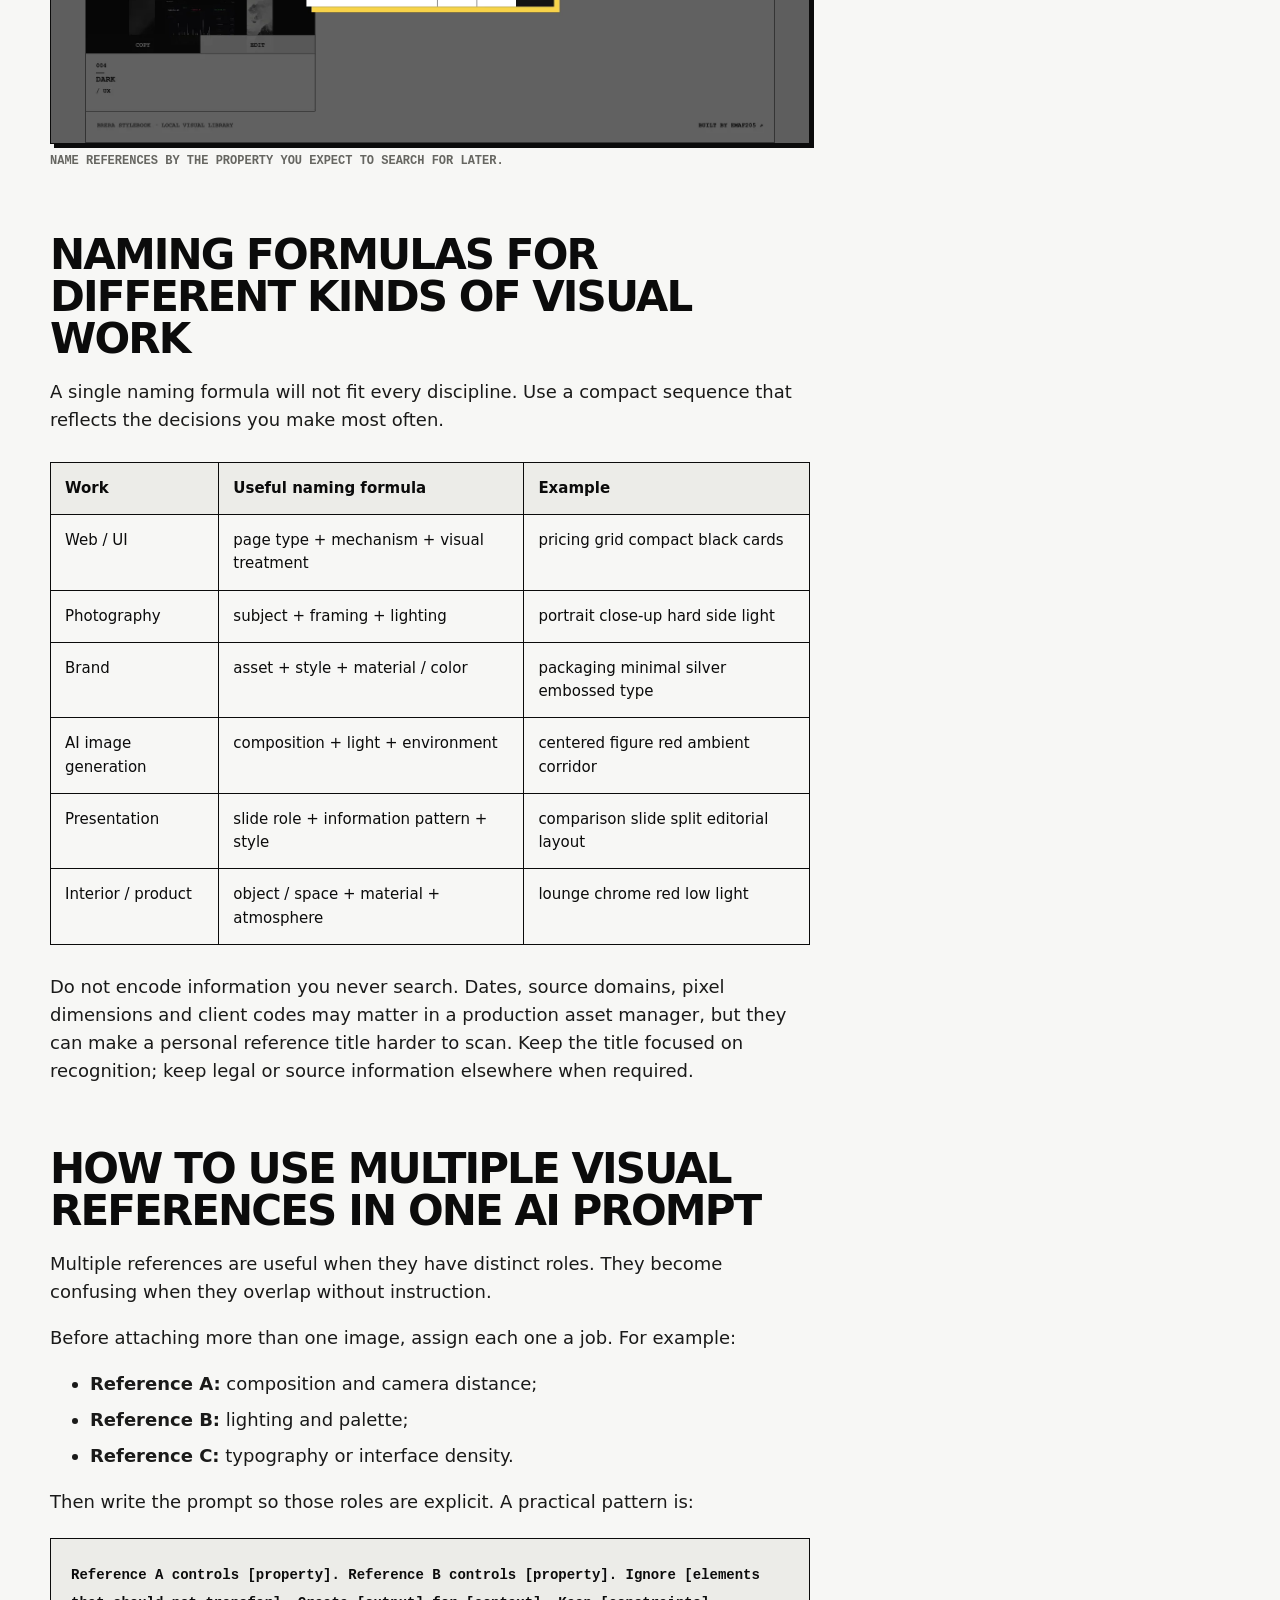
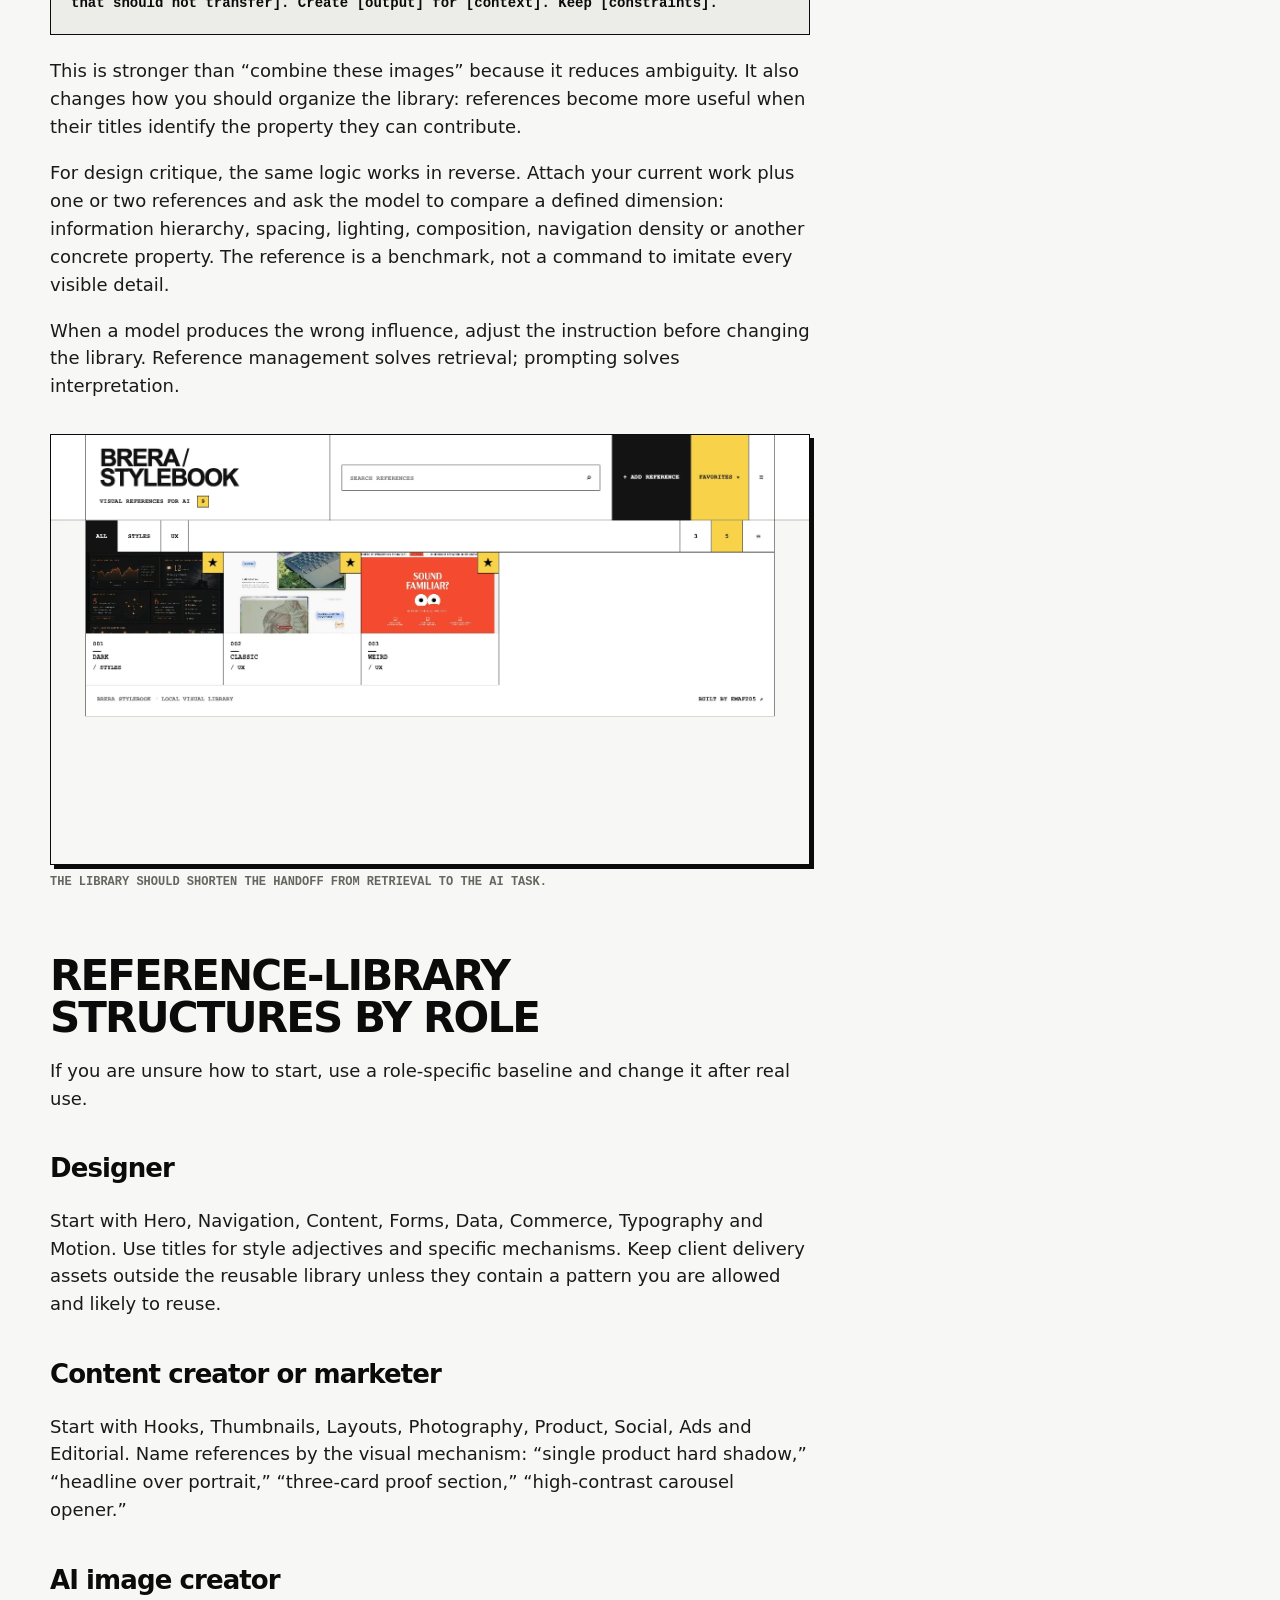
<file: guide/index.html>
<!doctype html><html lang="en"><head><meta charset="utf-8"><meta name="viewport" content="width=device-width,initial-scale=1">
<title>How to Organize Visual References for AI: Complete 2026 Guide | StyleBook</title>
<meta name="description" content="A complete guide to building a visual reference library for ChatGPT and AI workflows: collection, categories, naming, search, mood boards, local storage, backup and reuse.">
<meta name="robots" content="index,follow,max-image-preview:large"><meta name="theme-color" content="#ffd400">
<link rel="canonical" href="https://brera-stylebook.netlify.app/guide/">
<meta property="og:url" content="https://brera-stylebook.netlify.app/guide/"><meta property="og:site_name" content="StyleBook"><meta property="og:type" content="article"><meta property="og:title" content="How to Organize Visual References for AI"><meta property="og:description" content="Build a visual reference library that is easy to search, maintain and reuse in ChatGPT and other AI workflows. Updated for StyleBook 1.2.0."><meta property="og:image" content="https://brera-stylebook.netlify.app/assets/stylebook-og.png"><meta name="twitter:card" content="summary_large_image"><meta name="twitter:title" content="How to Organize Visual References for AI"><meta name="twitter:description" content="Build a visual reference library that is easy to search, maintain and reuse in ChatGPT and other AI workflows. Updated for StyleBook 1.2.0."><meta name="twitter:image" content="https://brera-stylebook.netlify.app/assets/stylebook-og.png">
<script>(()=>{try{const s=localStorage.getItem('stylebook-theme');document.documentElement.dataset.theme=s||(matchMedia('(prefers-color-scheme: dark)').matches?'dark':'light')}catch(e){document.documentElement.dataset.theme='light'}})()</script><link rel="stylesheet" href="../styles.css">
<script type="application/ld+json">{"@context": "https://schema.org", "@graph": [{"@type": "Article", "headline": "How to Organize Visual References for AI: A Complete Guide", "description": "A complete guide to building and maintaining a reusable visual reference library for AI workflows.", "dateModified": "2026-08-26", "author": {"@type": "Person", "name": "EmaF205", "sameAs": ["https://it.linkedin.com/in/emanuelebdc", "https://github.com/emaf205"]}, "about": ["visual reference library", "organize visual references", "AI workflow", "ChatGPT image references", "mood board"]}, {"@type": "FAQPage", "mainEntity": [{"@type": "Question", "name": "What is a visual reference library?", "acceptedAnswer": {"@type": "Answer", "text": "A visual reference library is an organized collection of images designed for repeated retrieval and reuse across projects."}}, {"@type": "Question", "name": "How should I organize visual references for AI tools?", "acceptedAnswer": {"@type": "Answer", "text": "Use a simple loop: collect selectively, classify with a small number of categories, name references for retrieval, use search and favourites, then create a fast handoff into the AI tool."}}, {"@type": "Question", "name": "What is the difference between a mood board and a visual reference library?", "acceptedAnswer": {"@type": "Answer", "text": "A mood board presents one project direction. A visual reference library is the reusable source archive that can feed many mood boards, prompts and projects."}}, {"@type": "Question", "name": "Can visual references be pasted into ChatGPT?", "acceptedAnswer": {"@type": "Answer", "text": "OpenAI documents that ChatGPT supports adding image inputs by upload, drag-and-drop or clipboard paste. Exact interface availability can vary by product and plan."}}]}]}</script></head><body>
<a class="skip" href="#main">Skip to content</a>
<header class="site-header"><div class="shell nav">
<a class="brand" href="../index.html">StyleBook</a>
<nav class="navlinks" aria-label="Primary">
<a href="../index.html#how">How it works</a><a href="../guide/index.html">Guide</a><a href="../contact/index.html">Contact</a>
<button class="theme" type="button" data-theme-toggle aria-label="Toggle theme">Theme</button>
<a class="cta keep" data-gumroad="nav" href="https://emaf205.gumroad.com/l/brera-stylebook">Get StyleBook</a>
</nav></div></header><main id="main"><section class="article-hero"><div class="shell"><div class="eyebrow">Complete guide · Visual reference library · AI workflow</div><h1>How to Organize Visual References for AI Tools</h1><p class="dek">A practical system for collecting, naming, finding and reusing image references in ChatGPT and other AI-assisted creative work.</p><div class="byline">By <a href="https://it.linkedin.com/in/emanuelebdc" target="_blank" rel="noopener">EmaF205 ↗</a> · Updated August 26, 2026</div></div></section>
<section class="section"><div class="shell article-grid"><article class="prose">
<p class="answer"><strong>Short answer:</strong> organize visual references for retrieval, not storage. Keep one working library, use a small set of categories, rename images by the visual idea you want to remember, use favourites for current work, and make the last step a direct handoff into the AI tool.</p>

<h2 id="what-is">What is a visual reference library?</h2>
<p>A <strong>visual reference library</strong> is an organized collection of images that you expect to retrieve and use again. It can contain photographs, layouts, interfaces, typography, lighting, materials, compositions, packaging, environments, character references, color systems, data visualizations, illustration styles or any other image that helps you make a future decision.</p>
<p>The useful distinction is not where the image is stored. It is whether you can answer three questions quickly: <strong>what is this reference useful for, where can I find it, and how do I move it into the next task?</strong> A folder full of screenshots can be a storage archive. It becomes a reference system only when retrieval and reuse are deliberate.</p>
<p>For AI-assisted work, references often become part of the conversation itself. You may show a model a layout, lighting treatment, material, composition or design language and then explain which properties matter. That makes reference management part of the prompt workflow rather than a separate design task.</p>
<figure><img src="../assets/stylebook-v120-library.webp" alt="StyleBook 1.2.0 visual reference library showing STYLES starter references" loading="lazy"><figcaption>A visual library makes recognition part of retrieval.</figcaption></figure>

<h2 id="why-folders">Why folders fail as a reference system</h2>
<p>Folders are good at file storage. They are less effective when the retrieval cue is visual rather than textual. A file manager can tell you where <code>IMG_2048.png</code> lives, but that name does not tell you that it contains the red editorial lighting, dense dashboard layout or packaging detail you remember.</p>
<p>The problem grows because visual references often arrive from different sources. Screenshots land in one folder, downloaded images in another, project assets in client directories, phone captures in the camera roll, and saved links in a browser or social platform. The collection becomes fragmented before you consciously decide to organize it.</p>
<p>When you need a reference during an active task, the cost is not only search time. It is also context switching. You stop the current prompt, brief or design decision, open storage locations, inspect files, reconstruct why an image mattered, then return to the task. A good library shortens that path.</p>
<p>Do not solve this by creating a deeper folder hierarchy. Deep hierarchies often move the friction from retrieval to filing. The better question is: <strong>what information will help me recognize and retrieve this reference later?</strong></p>

<h2 id="mood-board">Visual reference library vs mood board vs reference board vs folders</h2>
<p>These tools overlap but do different jobs. Using the right layer avoids both over-organization and repeated work.</p>
<table><thead><tr><th>Tool</th><th>Primary job</th><th>Typical lifespan</th><th>Best use</th></tr></thead><tbody>
<tr><td><strong>Folders</strong></td><td>Store files</td><td>Long-term</td><td>Projects, source files, exports, delivery</td></tr>
<tr><td><strong>Mood board</strong></td><td>Present one visual direction</td><td>Project or campaign</td><td>Alignment, presentation, art direction</td></tr>
<tr><td><strong>Reference board</strong></td><td>Place selected references together</td><td>Project or study session</td><td>Comparison, drawing, design exploration</td></tr>
<tr><td><strong>Reference library</strong></td><td>Retrieve reusable source material</td><td>Long-term and cumulative</td><td>Repeated creative and AI workflows</td></tr>
</tbody></table>
<p>A mood board is usually an output: a curated arrangement created to communicate a direction. A reference library is an input system: the larger source collection from which you select material for mood boards, prompts, briefs, presentations and future projects.</p>
<p>The distinction matters because a reusable library should not be organized around one client or one campaign. It should preserve useful visual decisions after the project ends.</p>

<h2 id="ai-changes">What AI workflows change about reference management</h2>
<p>AI tools add a second use for visual references: the image can become input context. OpenAI documents that ChatGPT accepts image inputs added through upload, drag-and-drop or clipboard paste. The interface and limits can change, so the durable principle is not a specific button; it is the ability to move a selected reference from your library into a visual AI workflow. <a href="https://help.openai.com/en/articles/8400551-image-inputs-for-chatgpt-faq/" target="_blank" rel="noopener">OpenAI image-input documentation ↗</a></p>
<p>This changes the design of the library. The endpoint is no longer merely “find the image.” The endpoint is “find the image and use it with minimal friction.” A useful AI-oriented reference system therefore needs:</p>
<ul><li>visual browsing, because you often remember appearance before filename;</li><li>simple classification, so adding a reference does not become administrative work;</li><li>searchable names, because visual memory needs textual anchors;</li><li>a working set such as favourites;</li><li>a clear handoff into the destination tool;</li><li>a backup process if the library is stored locally.</li></ul>
<p>The reference does not replace the instruction. If you add an image to an AI conversation, tell the model what role the image should play: composition, lighting, material, typography, hierarchy, palette, camera angle, rhythm or another specific property. Otherwise the model must guess what you intended.</p>

<h2 id="system">The core system: collect, classify, retrieve, reuse</h2>
<p>Most reference-library systems fail because they optimize only one stage. Collecting is easy, but retrieval is poor. Classification is detailed, but maintenance is too slow. Search works, but the final handoff still requires multiple steps. Use four stages and judge the system by the whole loop.</p>

<h3>1. Collect selectively</h3>
<p>Do not save every attractive image. Save images with a probable future job. Before adding a reference, be able to finish a sentence such as:</p>
<ul><li>I may use this for a <strong>hero-section composition</strong>.</li><li>I want to remember this <strong>lighting contrast</strong>.</li><li>This is a useful example of <strong>dense but readable information hierarchy</strong>.</li><li>I may reuse this <strong>material treatment</strong>.</li><li>This shows a <strong>specific pose, framing or camera distance</strong>.</li></ul>
<p>This filter reduces noise before taxonomy or search have to solve it. A 300-image collection in which every item has a reason to exist can outperform a 5,000-image dump.</p>

<h3>2. Classify with a small number of categories</h3>
<p>Categories should mirror the decisions you make. A web designer may use <em>Hero, Navigation, Forms, Dashboards, Pricing, Typography</em>. A photographer may use <em>Lighting, Poses, Framing, Color, Sets, Editorial</em>. An AI image creator may use <em>Composition, Lighting, Materials, Characters, Environments, Color</em>.</p>
<p>Start with roughly five to eight broad categories. That is not a rule; it is a bias toward simplicity. Add a category only after you repeatedly need a distinction that the current structure cannot express.</p>
<p>A category is too narrow when it contains one or two images and you cannot predict future additions. It is too broad when browsing it still feels like searching Downloads.</p>

<h3>3. Build retrieval into names, search and favourites</h3>
<p>Machine filenames are poor memory cues. Rename by the property you expect to search later. Examples:</p>
<table><thead><tr><th>Weak name</th><th>Better retrieval name</th></tr></thead><tbody>
<tr><td>Screenshot 2026-08-24.png</td><td>yellow editorial hero asymmetric grid</td></tr>
<tr><td>IMG_4087.jpg</td><td>soft red lounge low ambient lighting</td></tr>
<tr><td>design-final.webp</td><td>dense analytics dashboard compact cards</td></tr>
<tr><td>ref2.jpg</td><td>brutalist black white poster typography</td></tr>
</tbody></table>
<p>Use search to recover the semantic cue you remember. Use favourites as a smaller active layer for current work, not as a permanent hall of fame. If every image becomes a favourite, the filter stops carrying information.</p>

<h3>4. Make reuse the endpoint</h3>
<p>After retrieval, the next action should be obvious. In an AI workflow that may mean copying the image, dragging it into the conversation, uploading it, or opening it beside the prompt. The best method depends on the destination, but the system should minimize extra file handling.</p>
<p>StyleBook is built around this endpoint: select a reference, copy it, then paste it into a compatible AI tool. The current product also shows a visible copy confirmation so the user knows the action completed.</p>
<div class="inline-cta"><h3>See the actual product workflow</h3><p>Watch the 21-second StyleBook demo, then decide whether the workflow fits how you use visual references.</p><figure class="video-figure product-video"><video controls playsinline preload="metadata" poster="../assets/stylebook-demo-poster.webp"><source src="../assets/stylebook-workflow-demo-20260826.mp4" type="video/mp4">Your browser does not support HTML5 video.</video><figcaption>StyleBook demo: browse, select and copy a visual reference.</figcaption></figure><a class="cta" data-gumroad="guide-demo" href="https://emaf205.gumroad.com/l/brera-stylebook">View StyleBook on Gumroad</a></div>

<h2 id="taxonomy">How to build a taxonomy that stays usable</h2>
<p>Taxonomy is where people often over-engineer. They create nested folders, tags, sub-tags, client names, media types, styles, colors and years before they know which distinctions actually matter. The result may be precise but expensive to maintain.</p>
<p>Use this sequence instead:</p>
<ol><li><strong>List your recurring retrieval questions.</strong> What do you actually search for during work?</li><li><strong>Create categories for the biggest stable distinctions.</strong></li><li><strong>Put descriptive variation in the title.</strong> Do not create a category for every adjective.</li><li><strong>Use favourites for temporary priority.</strong></li><li><strong>Review only when retrieval fails.</strong> Do not reorganize because the system looks imperfect.</li></ol>
<p>Suppose you repeatedly work on websites. A category called <em>Web Design</em> may be too broad. Six categories such as <em>Hero, Navigation, Content, Forms, Data, Commerce</em> may be enough. You can put “dark,” “minimal,” “editorial,” “high-density,” or “yellow accent” in titles rather than adding those as separate categories.</p>
<p>For AI image work, categories such as <em>Composition, Lighting, Character, Environment, Material, Color</em> often map more directly to prompt decisions than categories based on project names.</p>

<h2 id="naming">How to name visual references for search</h2>
<p>A good title should describe the feature that caused you to save the image. Do not try to caption the entire image. Capture the retrieval hook.</p>
<p>Useful naming dimensions include:</p>
<ul><li><strong>subject:</strong> editorial portrait, dashboard, packaging, retail interior;</li><li><strong>composition:</strong> centered, asymmetric, split-screen, close-up, overhead;</li><li><strong>lighting:</strong> soft side light, hard flash, red ambient, window light;</li><li><strong>visual system:</strong> brutalist, editorial, minimal, dense, monochrome;</li><li><strong>mechanism:</strong> sticky CTA, mega navigation, stacked cards, data table;</li><li><strong>material:</strong> brushed metal, translucent plastic, rough paper, glass;</li><li><strong>use case:</strong> landing hero, campaign key visual, pricing layout, character pose.</li></ul>
<p>Combine two or three strong cues. “Soft red editorial lounge lighting” is more useful than either “red” or a 20-word description. Naming is not documentation; it is a search index for your future self.</p>

<h2 id="duplicates">How to handle duplicates and near-duplicates</h2>
<p>Duplicate images are not automatically bad. Two similar references may encode different decisions. The problem is keeping variants without knowing why both matter.</p>
<p>When two images are nearly identical, keep both only if you can state the difference in the title or category. For example: one image may be useful for composition, the other for material detail. If there is no meaningful distinction, remove one.</p>
<p>This rule prevents the library from becoming visually repetitive while preserving legitimate variants.</p>

<h2 id="favourites">Use favourites as a temporary working set</h2>
<p>Favourites work best as a layer of current priority. Use them for references you expect to use this week, a campaign direction, a current client, a repeated visual system or a set you want available without searching.</p>
<p>Review favourites periodically and remove items that are no longer active. The underlying library remains the archive; favourites are the short list.</p>

<h2 id="chatgpt">How to use visual references with ChatGPT and other AI tools</h2>
<p>Do not rely on the image alone to communicate intent. A reference can contain dozens of possible signals. Tell the model which signals matter and which should be ignored.</p>
<p>A useful prompt pattern is:</p>
<div class="prompt-pattern"><code>Use the attached image as a reference for [specific property]. Preserve [what matters]. Do not copy [what should change]. Create [desired output] for [context].</code></div>
<p>Examples:</p>
<ul><li><strong>Web design:</strong> “Use this as a reference for information density and section rhythm. Do not copy the brand, colors or text. Propose a responsive SaaS homepage structure for a research product.”</li><li><strong>Image generation:</strong> “Use this image only for lighting direction and camera distance. Keep the subject different. Create a quiet editorial portrait with neutral clothing and a dark studio background.”</li><li><strong>Campaign concept:</strong> “Use these two references for composition and typography scale. Do not reuse logos or copy. Create three art-direction routes for a software launch.”</li><li><strong>Critique:</strong> “Compare my current layout with this reference. Focus on hierarchy, spacing and navigation density. Explain what the reference does more clearly.”</li></ul>
<p>The library improves this workflow because the reference has already been selected for a known reason. You are not searching and prompting at the same time.</p>

<h2 id="workflows">Five practical reference-library workflows</h2>
<h3>Workflow 1 — AI image generation</h3>
<p>Organize around variables that influence the generated image: composition, lighting, environment, material, character, color and camera. Select one or two references with distinct roles. In the prompt, state the role of each image. Avoid attaching a large set without explaining which signals matter.</p>

<h3>Workflow 2 — Web and interface design</h3>
<p>Collect screenshots by reusable mechanism: hero, navigation, pricing, data visualization, forms, onboarding, responsive navigation, footer, empty state. Rename each screenshot by what made it useful. When asking AI to design or critique an interface, attach a small reference set and ask about a specific dimension such as density, hierarchy or responsive behavior.</p>

<h3>Workflow 3 — Brand and campaign direction</h3>
<p>Separate durable brand references from campaign-specific material. Durable references might include typography scale, texture, photography behavior or color relationships. Campaign material can then be selected from the larger library without becoming the library structure itself.</p>

<h3>Workflow 4 — Photography and video pre-production</h3>
<p>Categories may include framing, poses, lighting, location, color, wardrobe and camera movement. Keep reference names practical: “hard top light close portrait” is more useful during planning than a source filename. Build the shot list or treatment from selected references rather than mixing the master archive into the presentation.</p>

<h3>Workflow 5 — Presentation and document design</h3>
<p>Save references for title slides, comparison layouts, charts, tables, editorial spreads, section dividers and closing pages. When using AI to draft a visual direction, attach the relevant reference and ask for structural principles rather than superficial copying.</p>


<h2 id="audit">Audit your current reference mess before importing it</h2>
<p>Do not begin by moving every image you own into a new library. First identify what you already have and which parts are worth preserving. A fast audit is more useful than a full migration.</p>
<p>Open the places where references usually accumulate: Downloads, Desktop, Screenshots, project folders, camera roll, browser bookmarks, Pinterest boards, saved social posts, presentation files and old mood boards. You are not trying to catalog everything. You are looking for repeated patterns.</p>
<p>Make four decisions:</p>
<ol><li><strong>Keep:</strong> references with a clear reusable property.</li><li><strong>Project-only:</strong> material that belongs to one client or job but is not useful outside it.</li><li><strong>Duplicate:</strong> copies or near-copies that add no new information.</li><li><strong>Unknown:</strong> images you cannot explain. Keep these outside the main library until their value becomes clear.</li></ol>
<p>Then count the kinds of decisions represented by the useful images. If half your saved material is interface design and the rest is photography, typography and packaging, your starting categories should reflect that reality. Do not import someone else's taxonomy from a productivity article if it does not match what you collect.</p>
<p>During the audit, write down the phrases you naturally use when looking for an image: “red editorial lighting,” “pricing cards,” “soft packaging,” “overhead desk,” “clean dashboard,” “wide hero,” “grainy portrait.” Those phrases are more valuable than formal metadata because they reveal your real retrieval language.</p>
<figure><img src="../assets/stylebook-v120-edit.webp" alt="StyleBook Edit Reference dialog for renaming and recategorizing a visual reference" loading="lazy"><figcaption>Name references by the property you expect to search for later.</figcaption></figure>

<h2 id="naming-formulas">Naming formulas for different kinds of visual work</h2>
<p>A single naming formula will not fit every discipline. Use a compact sequence that reflects the decisions you make most often.</p>
<table><thead><tr><th>Work</th><th>Useful naming formula</th><th>Example</th></tr></thead><tbody>
<tr><td>Web / UI</td><td>page type + mechanism + visual treatment</td><td>pricing grid compact black cards</td></tr>
<tr><td>Photography</td><td>subject + framing + lighting</td><td>portrait close-up hard side light</td></tr>
<tr><td>Brand</td><td>asset + style + material / color</td><td>packaging minimal silver embossed type</td></tr>
<tr><td>AI image generation</td><td>composition + light + environment</td><td>centered figure red ambient corridor</td></tr>
<tr><td>Presentation</td><td>slide role + information pattern + style</td><td>comparison slide split editorial layout</td></tr>
<tr><td>Interior / product</td><td>object / space + material + atmosphere</td><td>lounge chrome red low light</td></tr>
</tbody></table>
<p>Do not encode information you never search. Dates, source domains, pixel dimensions and client codes may matter in a production asset manager, but they can make a personal reference title harder to scan. Keep the title focused on recognition; keep legal or source information elsewhere when required.</p>

<h2 id="multi-reference">How to use multiple visual references in one AI prompt</h2>
<p>Multiple references are useful when they have distinct roles. They become confusing when they overlap without instruction.</p>
<p>Before attaching more than one image, assign each one a job. For example:</p>
<ul><li><strong>Reference A:</strong> composition and camera distance;</li><li><strong>Reference B:</strong> lighting and palette;</li><li><strong>Reference C:</strong> typography or interface density.</li></ul>
<p>Then write the prompt so those roles are explicit. A practical pattern is:</p>
<div class="prompt-pattern"><code>Reference A controls [property]. Reference B controls [property]. Ignore [elements that should not transfer]. Create [output] for [context]. Keep [constraints].</code></div>
<p>This is stronger than “combine these images” because it reduces ambiguity. It also changes how you should organize the library: references become more useful when their titles identify the property they can contribute.</p>
<p>For design critique, the same logic works in reverse. Attach your current work plus one or two references and ask the model to compare a defined dimension: information hierarchy, spacing, lighting, composition, navigation density or another concrete property. The reference is a benchmark, not a command to imitate every visible detail.</p>
<p>When a model produces the wrong influence, adjust the instruction before changing the library. Reference management solves retrieval; prompting solves interpretation.</p>
<figure><img src="../assets/stylebook-v120-favorites.webp" alt="StyleBook Favorites view for fast retrieval of frequently used visual references" loading="lazy"><figcaption>The library should shorten the handoff from retrieval to the AI task.</figcaption></figure>

<h2 id="role-systems">Reference-library structures by role</h2>
<p>If you are unsure how to start, use a role-specific baseline and change it after real use.</p>
<h3>Designer</h3>
<p>Start with Hero, Navigation, Content, Forms, Data, Commerce, Typography and Motion. Use titles for style adjectives and specific mechanisms. Keep client delivery assets outside the reusable library unless they contain a pattern you are allowed and likely to reuse.</p>
<h3>Content creator or marketer</h3>
<p>Start with Hooks, Thumbnails, Layouts, Photography, Product, Social, Ads and Editorial. Name references by the visual mechanism: “single product hard shadow,” “headline over portrait,” “three-card proof section,” “high-contrast carousel opener.”</p>
<h3>AI image creator</h3>
<p>Start with Composition, Lighting, Camera, Character, Environment, Material, Color and Typography. A prompt can then pull one reference from each relevant dimension instead of searching for a finished image that already contains the exact combination.</p>
<h3>Photographer or videographer</h3>
<p>Start with Framing, Lighting, Poses, Locations, Wardrobe, Color and Movement. Keep shot-specific boards separate from the long-term reference archive.</p>
<h3>Teacher, trainer or presenter</h3>
<p>Start with Covers, Diagrams, Tables, Comparisons, Timelines, Data, Editorial and Closings. Use the library to specify visual direction when asking an AI system to structure a deck or learning asset.</p>
<p>The categories are starting points. The real test is whether you can retrieve the right image while working.</p>

<h2 id="when-not">When a visual reference library is the wrong tool</h2>
<p>Do not use a reference library for everything. A project file system is better for deliverables, source files and versioned client assets. A mood-board tool is better when the task is arranging a specific visual direction for presentation. A shared digital asset management platform is better when a team needs permissions, approval workflows, central governance or enterprise-scale metadata.</p>
<p>A personal reference library is strongest when the same person repeatedly collects visual material and needs to retrieve it across projects. If your problem is collaboration rather than retrieval, choose for collaboration.</p>

<h2 id="measure">How to tell whether your library is actually working</h2>
<p>You do not need analytics. Test four observable outcomes:</p>
<ol><li><strong>Retrieval:</strong> can you find a remembered image in under a minute without opening multiple unrelated folders?</li><li><strong>Filing:</strong> can you add and classify a new reference without stopping to debate the taxonomy?</li><li><strong>Reuse:</strong> can you move the selected reference into the next tool without unnecessary export steps?</li><li><strong>Maintenance:</strong> can the system remain useful for weeks without a large cleanup session?</li></ol>
<p>If retrieval is slow, improve naming or categories. If filing is slow, simplify the taxonomy. If reuse is slow, improve the handoff. If maintenance is heavy, remove metadata that is not helping.</p>
<p>The goal is not a perfectly organized archive. It is a collection that remains usable while you are doing real work.</p>

<h2 id="local-first">Local-first visual reference libraries: benefits and responsibilities</h2>
<p>A local-first library keeps the working collection on the current device instead of requiring a remote product backend for the core workflow. This can reduce dependence on an account or hosted service and gives the user direct control over the working files.</p>
<p>Local storage also creates responsibilities. Browser data can be cleared. Profiles can change. Devices can fail. A local library without backup is fragile.</p>
<p>The current StyleBook release stores the working library in the browser and includes backup export and restore. The included README recommends exporting backups regularly, especially before clearing browser data, changing browsers or moving to another computer.</p>
<h3>A simple backup policy</h3>
<ul><li>Export a backup after a meaningful import or reorganization.</li><li>Export before clearing browser data.</li><li>Export before changing browser or device.</li><li>Keep at least one backup outside the browser profile.</li><li>Test restore when the library becomes important enough that losing it would be costly.</li></ul>

<h2 id="formats">Which image formats matter?</h2>
<p>The current StyleBook release supports PNG, JPEG, WEBP and GIF. These formats cover common screenshots, photographs, downloaded web images and lightweight animated references.</p>
<table><thead><tr><th>Format</th><th>Common use</th><th>Practical note</th></tr></thead><tbody>
<tr><td>PNG</td><td>Screenshots, UI, graphics</td><td>Good for sharp text and interface details</td></tr>
<tr><td>JPEG</td><td>Photography</td><td>Efficient for photographic references</td></tr>
<tr><td>WEBP</td><td>Web images</td><td>Common in modern sites and often compact</td></tr>
<tr><td>GIF</td><td>Simple animation</td><td>Useful when motion itself is the reference</td></tr>
</tbody></table>
<p>Format support is not the main value of a reference library. Retrieval and reuse are. Add formats because they solve a real input problem, not to maximize a feature count.</p>

<h2 id="quality">How to decide whether a reference deserves to stay</h2>
<p>Use four filters:</p>
<ol><li><strong>Specificity:</strong> can you say what is useful about the image?</li><li><strong>Future use:</strong> can you imagine a plausible task in which it helps?</li><li><strong>Distinctiveness:</strong> does it add something not already represented by five similar images?</li><li><strong>Retrievability:</strong> can you name or classify it so you can find it again?</li></ol>
<p>If an image fails all four, it is probably visual clutter. If it passes only one, keep it temporarily and decide later.</p>

<h2 id="mistakes">Ten mistakes that make visual reference libraries worse</h2>
<h3>1. Saving everything</h3><p>Collection size is not the goal. Keep references with a clear future role.</p>
<h3>2. Creating too many categories</h3><p>If adding one image requires a taxonomy decision every time, the system will decay.</p>
<h3>3. Keeping machine-generated filenames</h3><p>Rename around the feature you expect to search later.</p>
<h3>4. Using projects as the only structure</h3><p>Project folders are useful for delivery, but a reusable library should preserve references after the project ends.</p>
<h3>5. Treating mood boards as the master archive</h3><p>Mood boards are curated outputs. Keep the reusable source material separately.</p>
<h3>6. Treating favourites as permanent</h3><p>Use favourites as a current working set.</p>
<h3>7. Tagging more than you search</h3><p>Metadata has a maintenance cost. Add it only when it improves retrieval.</p>
<h3>8. Ignoring duplicates</h3><p>Keep variants only when the difference is meaningful.</p>
<h3>9. Ignoring the handoff</h3><p>A library that finds the image but makes reuse awkward still leaves friction at the end.</p>
<h3>10. Forgetting backup</h3><p>Local-first storage requires an explicit backup habit.</p>

<h2 id="setup">A 20-minute setup for a useful visual reference library</h2>
<ol><li><strong>Create 5–8 broad categories.</strong> Do not optimize them yet.</li><li><strong>Import 20–30 references you actually use.</strong> Avoid migrating your entire history.</li><li><strong>Rename the worst filenames.</strong> Focus on retrieval cues.</li><li><strong>Mark 5–10 current favourites.</strong></li><li><strong>Search for three references from memory.</strong> Note where the system fails.</li><li><strong>Use one reference in a real AI task.</strong> Test the handoff, not only organization.</li><li><strong>Export a backup.</strong></li></ol>
<p>If the small system works, expand it. If it does not, fix the failure before importing hundreds of images.</p>

<h2 id="maintenance">A maintenance routine that does not become admin work</h2>
<p>Use a lightweight schedule:</p>
<ul><li><strong>During collection:</strong> add only useful references and give them a readable title.</li><li><strong>Weekly or when needed:</strong> remove obvious duplicates and refresh favourites.</li><li><strong>Monthly:</strong> merge categories that are consistently empty or redundant.</li><li><strong>Before risky browser/device changes:</strong> export a backup.</li></ul>
<p>Do not clean the library for appearance. Clean it when retrieval gets worse.</p>

<h2 id="scale">How to scale from 50 references to thousands</h2>
<p>The rules change as the library grows. With 50 images, visual scanning may be enough. With 500, readable titles and categories matter more. With thousands, the cost of inconsistent naming compounds.</p>
<p>Scale in this order:</p>
<ol><li>Improve naming before adding more metadata.</li><li>Split only categories that repeatedly become too broad.</li><li>Keep an active favourites layer.</li><li>Remove true duplicates.</li><li>Use backups as part of normal maintenance.</li></ol>
<p>A large library should not require a large taxonomy. It requires consistent retrieval cues.</p>

<h2 id="team">Personal library vs shared team library</h2>
<p>A personal library can optimize for one person's memory. A shared library needs more explicit naming, ownership, rights handling and conventions because another person cannot infer why you saved an image.</p>
<p>If you are building a shared system, define:</p>
<ul><li>what belongs in the library;</li><li>how references are named;</li><li>which categories are stable;</li><li>who can delete or merge material;</li><li>how source rights are documented;</li><li>where backups live.</li></ul>
<p>StyleBook is positioned as a personal local library. If you need multi-user collaboration, permissions or centralized shared storage, evaluate tools built for that requirement rather than pretending a personal local workflow is a team database.</p>


<h2 id="source-tracking">Should you record where each reference came from?</h2>
<p>Record the source when it affects rights, attribution, client review or future research. You do not need a citation system for every private inspiration image, but you should not lose provenance when the source matters.</p>
<p>A practical approach is to keep source information outside the visual title. The title should remain optimized for retrieval. If you need provenance, store the source URL, creator name or project note in a companion note, project document or asset-management field. This keeps search labels readable while preserving information you may need later.</p>
<p>Source tracking matters most when a reference may appear in client work, public research, teaching material, editorial content or a commercial deliverable. In those cases, being able to return to the original page is more useful than remembering where you downloaded a copy.</p>
<p>For purely private visual analysis, the minimum may be lower. The rule is simple: preserve the information you would regret losing. Do not add metadata because it looks professional; add it because it supports a real decision, obligation or retrieval need.</p>

<h2 id="rights">Copyright and responsible reference use</h2>
<p>Organizing an image does not grant rights to reuse it. Keep the source and intended use in mind, especially for client work, commercial publication or AI generation. A reference can be used for analysis or direction without copying protected expression.</p>
<p>When prompting an AI system, describe the property you want to learn from: composition, lighting, layout, material, pacing, hierarchy or another mechanism. Avoid treating someone else's finished work as a shortcut to duplicate the work itself.</p>
<p>The StyleBook licence also places responsibility for user-added content on the user. That is separate from the product's own licence.</p>

<h2 id="evaluation">How to evaluate a visual reference tool</h2>
<p>Ignore feature counts and test the actual loop:</p>
<ul class="checklist-list"><li>Can I add references quickly?</li><li>Can I recognize them without opening each file?</li><li>Can I create categories that match my work?</li><li>Can I search by a phrase I will remember?</li><li>Can I keep a short active set?</li><li>Can I rename or reclassify later?</li><li>Can I move the reference into the destination tool quickly?</li><li>Can I back up and restore the library?</li><li>Do I understand where the data is stored?</li><li>Will the system still be usable after the novelty wears off?</li></ul>
<p>The right tool is the one that improves retrieval in your real workflow. A beautiful library that you stop maintaining is not useful.</p>

<h2 id="where-stylebook-fits">Where StyleBook fits</h2>
<p>StyleBook is a local-first visual reference library for people who repeatedly use images in AI-assisted work. Version 1.2.0 is delivered as files you extract and open in a current desktop browser.</p>
<p>Verified features in the 1.2.0 package include:</p>
<ul><li>local image upload and drag-and-drop;</li><li>PNG, JPEG, WEBP and GIF support;</li><li>one-click image copy with visible confirmation;</li><li>custom categories;</li><li>search and Favorites;</li><li>3-column, 5-column and list views;</li><li>editable titles and categories;</li><li>local browser storage;</li><li>backup export and restore with Merge or Replace;</li><li>a 9-reference starter library split across STYLES and UX;</li><li>safe migration from untouched v1.1 starter data without overwriting user-created libraries;</li><li>self-contained backup export for the embedded starter references.</li></ul>
<figure><img src="../assets/stylebook-v120-backup.webp" alt="StyleBook 1.2.0 backup menu with export and restore options" loading="lazy"><figcaption>Version 1.2.0 keeps backup and restore visible in the main product menu.</figcaption></figure>
<p>The included starter library changes the first-run experience: a new user can inspect a working category structure immediately, then edit, move or delete those references and build a personal system on top. The starter content is not the value by itself; the reusable retrieval workflow is.</p>
<p>StyleBook does not replace a file manager, mood-board tool, design application or collaboration platform. It covers the narrower step between collecting visual references and using them again.</p>
<div class="inline-cta"><h3>StyleBook</h3><p>See the product, licence and current purchase details on Gumroad.</p><a class="cta" data-gumroad="guide-mid" href="https://emaf205.gumroad.com/l/brera-stylebook">View StyleBook on Gumroad</a></div>

<h2 id="faq">Frequently asked questions</h2>
<h3>What is a visual reference library?</h3><p>An organized collection of images designed for repeated retrieval and reuse across projects. The defining feature is not storage; it is the ability to find and use the material again.</p>
<h3>What is the difference between a mood board and a visual reference library?</h3><p>A mood board communicates one direction or project. A visual reference library is the reusable source collection that can feed many mood boards, prompts and projects.</p>
<h3>How do I organize visual references for AI tools?</h3><p>Collect selectively, use a small category set, rename references by the visual property you want to remember, use search and favourites for retrieval, then create a fast handoff into the AI tool.</p>
<h3>Can I use visual references with ChatGPT?</h3><p>Yes. OpenAI documents image inputs through upload, drag-and-drop and clipboard paste. Exact interface details can change. Explain in your prompt what the reference should control rather than expecting the image to define the task by itself.</p>
<h3>How many categories should I create?</h3><p>Start small. Five to eight broad categories are often enough for a new personal library. Add categories only when the current structure repeatedly fails.</p>
<h3>Should I tag every image?</h3><p>No. Tags have a maintenance cost. Categories, readable titles, favourites and search may be enough for a personal system.</p>
<h3>What does local-first mean here?</h3><p>The current StyleBook library is stored by the browser on the current device. That reduces dependence on a remote product backend for the core library but makes backup important.</p>
<h3>Which image formats does StyleBook support?</h3><p>PNG, JPEG, WEBP and GIF. For the most reliable image-copy experience, the included README recommends a current version of Google Chrome.</p>
<h3>Does StyleBook require installation?</h3><p>Version 1.2.0 is delivered as a ZIP. Extract the complete package, open START-HERE.html, then launch StyleBook in a current desktop browser. No traditional installer is required.</p>
<h3>Can I back up the StyleBook library?</h3><p>Yes. Version 1.2.0 exports a JSON backup and restores with Merge or Replace. Embedded starter references are included in the exported backup so it is self-contained.</p>
<h3>Can StyleBook be used for client work?</h3><p>The included licence permits personal work and professional or client workflows. It does not permit redistribution or resale of the software.</p>

<h2 id="checklist">Visual reference library checklist</h2>
<ul class="checklist-list"><li>One primary library</li><li>Small category set</li><li>Readable titles</li><li>Searchable retrieval cues</li><li>Current favourites</li><li>Duplicate control</li><li>Clear reference-to-AI handoff</li><li>Regular backup</li><li>Rights-aware use</li><li>Periodic cleanup only when retrieval degrades</li></ul>

<h2 id="sources">Sources and further reading</h2>
<p>This guide combines the StyleBook 1.2.0 product documentation with current public material about visual-reference retrieval, mood boards and image inputs. Product claims above come from the release package; external links are used for broader workflow context.</p>
<ul>
<li><a href="https://help.openai.com/en/articles/8400551-image-inputs-for-chatgpt-faq" target="_blank" rel="noopener">OpenAI — ChatGPT Image Inputs FAQ ↗</a></li>
<li><a href="https://stillslab.com/news/how-to-build-a-visual-reference-library" target="_blank" rel="noopener">StillsLab — How to Build a Visual Reference Library ↗</a></li>
<li><a href="https://visualistapp.com/help/moodboards/arrange-a-moodboard" target="_blank" rel="noopener">Visualist — How to Arrange and Organize a Moodboard ↗</a></li>
<li><a href="https://fabric.so/for-your/visual-inspiration" target="_blank" rel="noopener">Fabric — Visual inspiration library and retrieval workflow ↗</a></li>
<li><a href="https://www.refern.app/blog/reference-management-for-artists" target="_blank" rel="noopener">Refern — Reference Manager for Artists: Complete Guide ↗</a></li>
</ul>

<div class="inline-cta final-guide-cta"><h3>Use the references you already collect.</h3><p>StyleBook gives them one local visual library, search, categories, favourites, copy and backup.</p><a class="cta" data-gumroad="guide-final" href="https://emaf205.gumroad.com/l/brera-stylebook">Get StyleBook</a></div>
</article>
<aside class="toc" aria-label="Guide contents"><b>In this guide</b><a href="#what-is">What it is</a><a href="#why-folders">Why folders fail</a><a href="#mood-board">Library vs mood board</a><a href="#ai-changes">AI workflow</a><a href="#system">Core system</a><a href="#taxonomy">Taxonomy</a><a href="#naming">Naming</a><a href="#chatgpt">ChatGPT workflow</a><a href="#workflows">Examples</a><a href="#audit">Audit</a><a href="#multi-reference">Multiple references</a><a href="#role-systems">By role</a><a href="#local-first">Local-first</a><a href="#mistakes">Mistakes</a><a href="#setup">20-minute setup</a><a href="#source-tracking">Source tracking</a><a href="#evaluation">Tool checklist</a><a href="#where-stylebook-fits">Where StyleBook fits</a><a href="#faq">FAQ</a></aside></div></section></main><footer><div class="shell"><div class="footer-grid">
<div class="footer-col"><a class="brand" href="../index.html">StyleBook</a><p class="footer-note">Local visual reference library for AI workflows.</p></div>
<div class="footer-col"><b>Product</b><a href="../index.html#how">How it works</a><a href="../index.html#features">Features</a><a data-gumroad="footer" href="https://emaf205.gumroad.com/l/brera-stylebook">Gumroad</a></div>
<div class="footer-col"><b>Guide</b><a href="../guide/index.html">Complete visual reference guide</a></div>
<div class="footer-col"><b>Contact</b><a href="../contact/index.html">Contact</a><a href="../privacy/index.html">Privacy</a><a href="https://it.linkedin.com/in/emanuelebdc" target="_blank" rel="noopener">LinkedIn ↗</a><a href="https://github.com/emaf205" target="_blank" rel="noopener">GitHub ↗</a></div>
</div><div class="copyright">StyleBook 1.2.0 · Built by EmaF205</div></div></footer><script src="../app.js"></script></body></html>
</file>
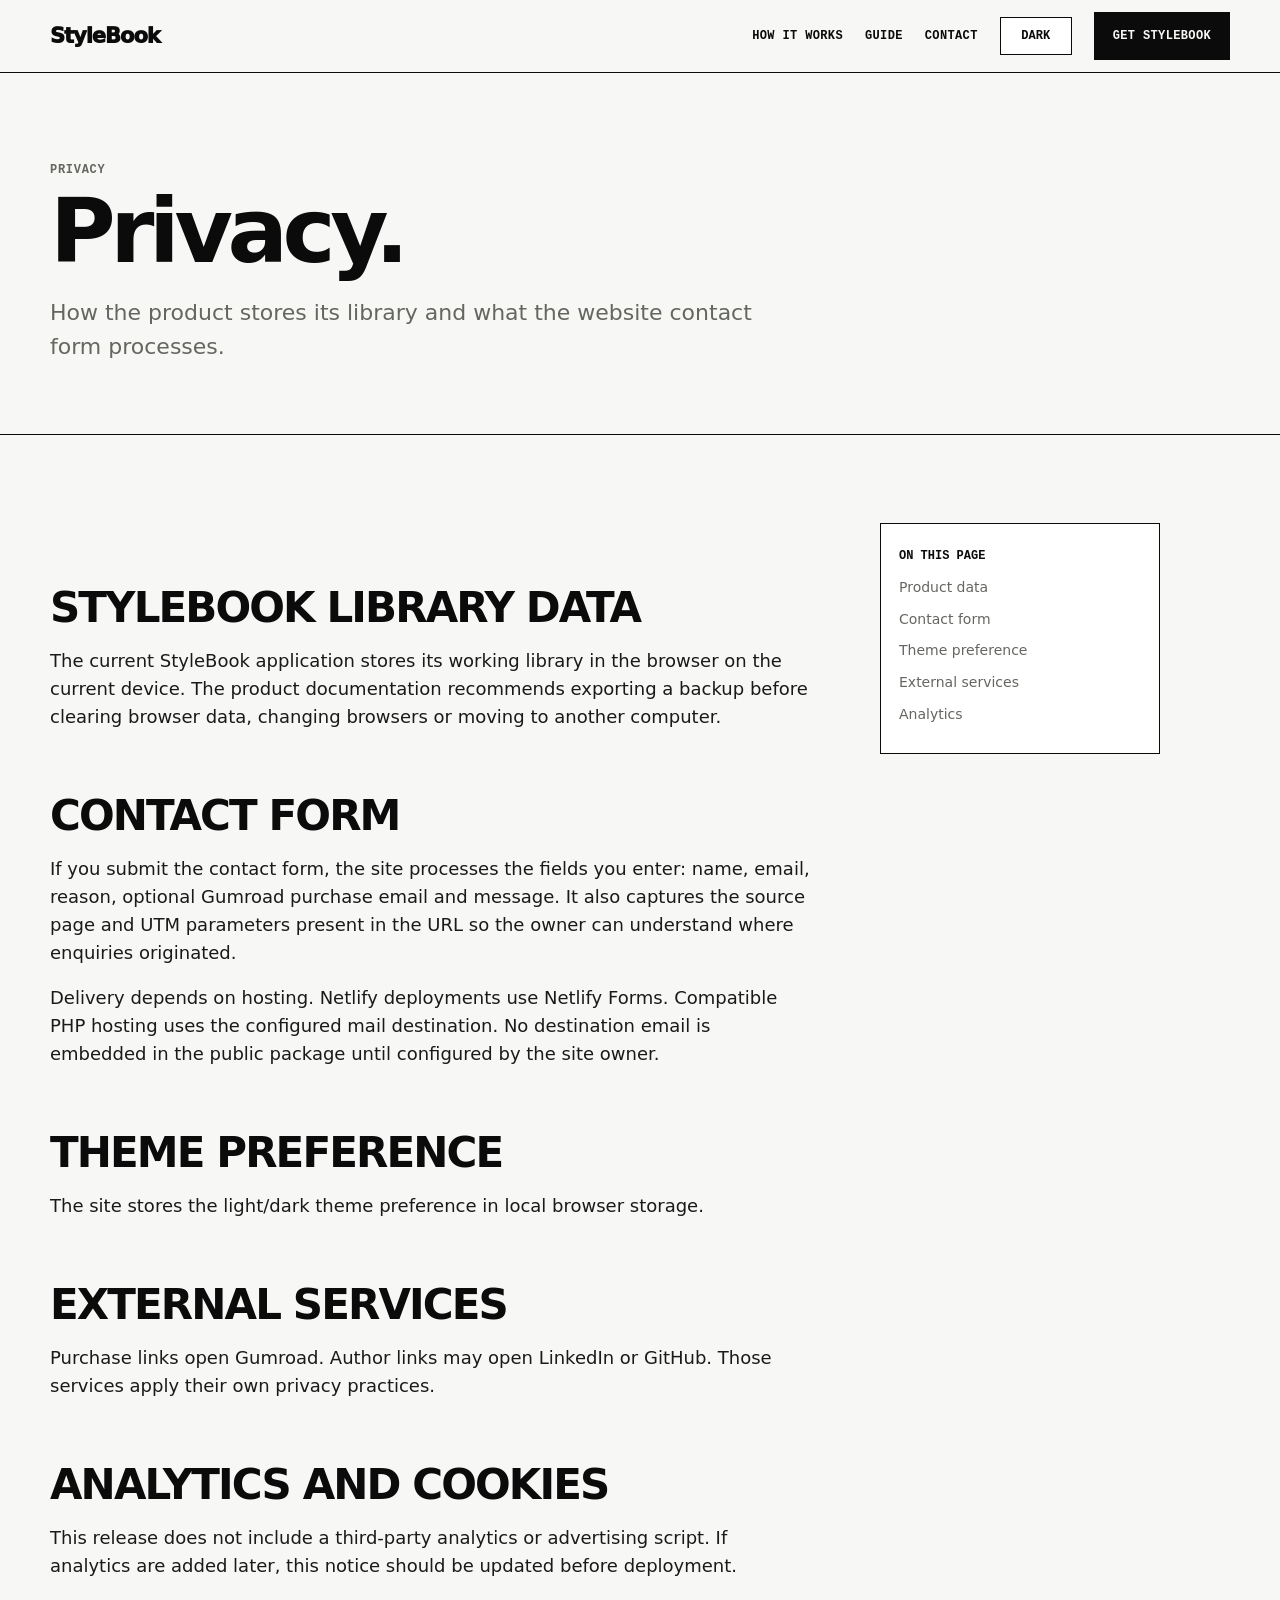
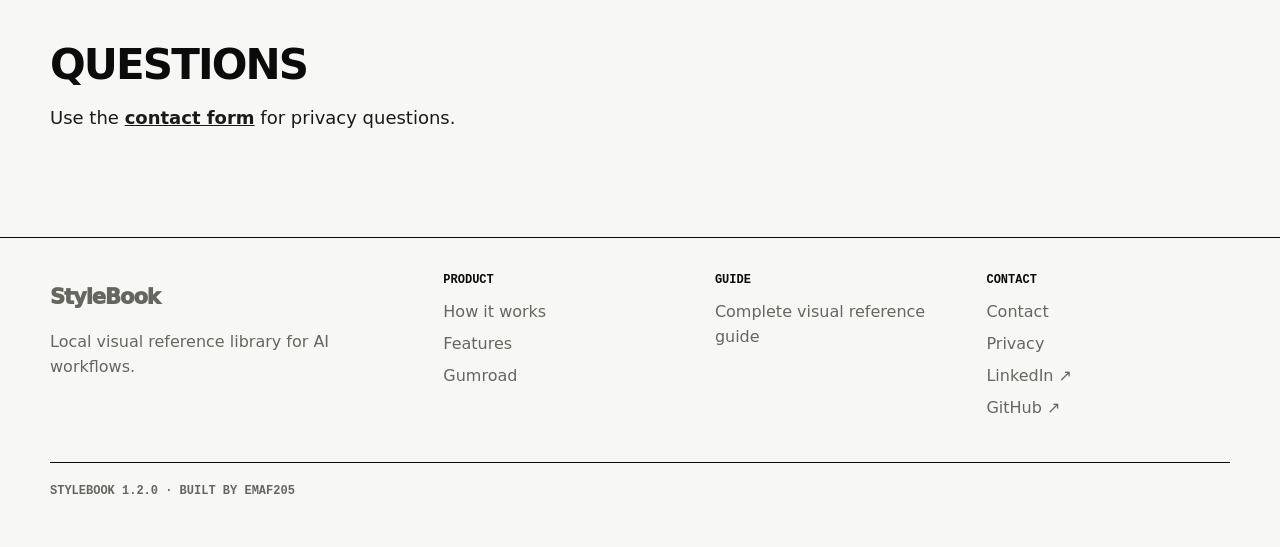
<file: privacy/index.html>
<!doctype html><html lang="en"><head><meta charset="utf-8"><meta name="viewport" content="width=device-width,initial-scale=1"><title>Privacy | StyleBook</title><meta name="description" content="Privacy information for the StyleBook website contact form and local product storage."><meta name="robots" content="index,follow"><meta name="theme-color" content="#ffd400"><link rel="canonical" href="https://brera-stylebook.netlify.app/privacy/">
<meta property="og:url" content="https://brera-stylebook.netlify.app/privacy/"><meta property="og:site_name" content="StyleBook"><meta property="og:type" content="website"><meta property="og:title" content="Privacy | StyleBook"><meta property="og:description" content="Privacy information for the StyleBook website contact form and local product storage."><meta property="og:image" content="https://brera-stylebook.netlify.app/assets/stylebook-og.png"><meta name="twitter:card" content="summary_large_image"><meta name="twitter:title" content="Privacy | StyleBook"><meta name="twitter:description" content="Privacy information for the StyleBook website contact form and local product storage."><meta name="twitter:image" content="https://brera-stylebook.netlify.app/assets/stylebook-og.png"><script>(()=>{try{const s=localStorage.getItem('stylebook-theme');document.documentElement.dataset.theme=s||(matchMedia('(prefers-color-scheme: dark)').matches?'dark':'light')}catch(e){document.documentElement.dataset.theme='light'}})()</script><link rel="stylesheet" href="../styles.css"></head><body><a class="skip" href="#main">Skip to content</a>
<header class="site-header"><div class="shell nav">
<a class="brand" href="../index.html">StyleBook</a>
<nav class="navlinks" aria-label="Primary">
<a href="../index.html#how">How it works</a><a href="../guide/index.html">Guide</a><a href="../contact/index.html">Contact</a>
<button class="theme" type="button" data-theme-toggle aria-label="Toggle theme">Theme</button>
<a class="cta keep" data-gumroad="nav" href="https://emaf205.gumroad.com/l/brera-stylebook">Get StyleBook</a>
</nav></div></header><main id="main"><section class="article-hero"><div class="shell"><div class="eyebrow">Privacy</div><h1>Privacy.</h1><p class="dek">How the product stores its library and what the website contact form processes.</p></div></section><section class="section"><div class="shell article-grid"><article class="prose"><h2 id="product">StyleBook library data</h2><p>The current StyleBook application stores its working library in the browser on the current device. The product documentation recommends exporting a backup before clearing browser data, changing browsers or moving to another computer.</p><h2 id="contact">Contact form</h2><p>If you submit the contact form, the site processes the fields you enter: name, email, reason, optional Gumroad purchase email and message. It also captures the source page and UTM parameters present in the URL so the owner can understand where enquiries originated.</p><p>Delivery depends on hosting. Netlify deployments use Netlify Forms. Compatible PHP hosting uses the configured mail destination. No destination email is embedded in the public package until configured by the site owner.</p><h2 id="theme">Theme preference</h2><p>The site stores the light/dark theme preference in local browser storage.</p><h2 id="external">External services</h2><p>Purchase links open Gumroad. Author links may open LinkedIn or GitHub. Those services apply their own privacy practices.</p><h2 id="analytics">Analytics and cookies</h2><p>This release does not include a third-party analytics or advertising script. If analytics are added later, this notice should be updated before deployment.</p><h2>Questions</h2><p>Use the <a href="../contact/index.html">contact form</a> for privacy questions.</p></article><aside class="toc"><b>On this page</b><a href="#product">Product data</a><a href="#contact">Contact form</a><a href="#theme">Theme preference</a><a href="#external">External services</a><a href="#analytics">Analytics</a></aside></div></section></main><footer><div class="shell"><div class="footer-grid">
<div class="footer-col"><a class="brand" href="../index.html">StyleBook</a><p class="footer-note">Local visual reference library for AI workflows.</p></div>
<div class="footer-col"><b>Product</b><a href="../index.html#how">How it works</a><a href="../index.html#features">Features</a><a data-gumroad="footer" href="https://emaf205.gumroad.com/l/brera-stylebook">Gumroad</a></div>
<div class="footer-col"><b>Guide</b><a href="../guide/index.html">Complete visual reference guide</a></div>
<div class="footer-col"><b>Contact</b><a href="../contact/index.html">Contact</a><a href="../privacy/index.html">Privacy</a><a href="https://it.linkedin.com/in/emanuelebdc" target="_blank" rel="noopener">LinkedIn ↗</a><a href="https://github.com/emaf205" target="_blank" rel="noopener">GitHub ↗</a></div>
</div><div class="copyright">StyleBook 1.2.0 · Built by EmaF205</div></div></footer><script src="../app.js"></script></body></html>
</file>
<file: styles.css>
:root{--bg:#f7f7f5;--surface:#fff;--ink:#0b0b0b;--muted:#666661;--line:#0b0b0b;--signal:#ffd400;--soft:#ecece8;--red:#d51b11;--shadow:8px 8px 0 #0b0b0b;--max:1180px;--sans:Inter,ui-sans-serif,system-ui,-apple-system,BlinkMacSystemFont,"Segoe UI",sans-serif;--mono:"SFMono-Regular",Consolas,"Liberation Mono",monospace;color-scheme:light}
html[data-theme="dark"]{--bg:#050505;--surface:#0a0a0a;--ink:#fafafa;--muted:#a4a4a0;--line:#fafafa;--signal:#ffd400;--soft:#151515;--shadow:8px 8px 0 #ffd400;color-scheme:dark}
*{box-sizing:border-box}html{scroll-behavior:smooth;background:var(--bg)}body{margin:0;background:var(--bg);color:var(--ink);font:16px/1.55 var(--sans);text-rendering:optimizeLegibility}img{max-width:100%;display:block}a{color:inherit}button,input,select,textarea{font:inherit}.skip{position:absolute;left:-9999px}.skip:focus{left:12px;top:12px;z-index:99;background:var(--signal);color:#0b0b0b;padding:10px;border:2px solid #0b0b0b}.shell{width:min(calc(100% - 32px),var(--max));margin:auto}.site-header{position:sticky;top:0;z-index:30;background:color-mix(in srgb,var(--bg) 92%,transparent);backdrop-filter:blur(14px);border-bottom:1px solid var(--line)}.nav{min-height:72px;display:flex;align-items:center;gap:24px}.brand{font-weight:950;letter-spacing:-.05em;text-decoration:none;font-size:21px;white-space:nowrap}.brand span{font-weight:450}.navlinks{display:flex;gap:22px;margin-left:auto;align-items:center}.navlinks a{font:750 12px/1 var(--mono);text-decoration:none;text-transform:uppercase;letter-spacing:.03em}.navlinks a:hover{text-decoration:underline}.theme{height:38px;min-width:72px;border:1px solid var(--line);background:var(--surface);color:var(--ink);font:750 12px/1 var(--mono);text-transform:uppercase;cursor:pointer}.cta,.btn{display:inline-flex;align-items:center;justify-content:center;min-height:48px;padding:0 18px;border:1px solid var(--line);background:var(--ink);color:var(--bg);text-decoration:none;font:800 12px/1 var(--mono);text-transform:uppercase;letter-spacing:.02em;transition:.16s}.cta:hover,.btn:hover{background:var(--signal);color:#0b0b0b;transform:translate(-2px,-2px);box-shadow:4px 4px 0 var(--line)}.cta.ghost,.btn.ghost{background:var(--surface);color:var(--ink)}.eyebrow{font:800 12px/1.2 var(--mono);letter-spacing:.06em;text-transform:uppercase;color:var(--muted)}
.hero{padding:92px 0 60px}.hero-grid{display:grid;grid-template-columns:1.04fr .96fr;gap:56px;align-items:center}.hero h1{font-size:clamp(52px,7.5vw,108px);line-height:.86;letter-spacing:-.075em;margin:16px 0 28px;text-transform:uppercase}.hero h1 em{font-style:normal;color:var(--red)}.lead{font-size:clamp(19px,2vw,25px);line-height:1.35;max-width:680px;color:var(--muted)}.hero-actions{display:flex;gap:12px;flex-wrap:wrap;margin-top:30px}.trustline{display:flex;gap:18px;flex-wrap:wrap;margin-top:26px;font:750 12px/1.3 var(--mono);text-transform:uppercase;color:var(--muted)}
.product-stage{position:relative;border:1px solid var(--line);background:var(--surface);box-shadow:var(--shadow);overflow:hidden}.windowbar{height:46px;border-bottom:1px solid var(--line);display:flex;align-items:center;justify-content:space-between;padding:0 14px;font:800 12px/1 var(--mono);text-transform:uppercase}.product-grid{display:grid;grid-template-columns:repeat(2,1fr)}.ref-card{border-right:1px solid var(--line);border-bottom:1px solid var(--line);background:var(--surface)}.ref-card:nth-child(2n){border-right:0}.ref-card img{aspect-ratio:1.45/1;width:100%;object-fit:cover}.ref-meta{padding:12px 12px 14px;border-top:1px solid var(--line)}.ref-meta b{display:block;font:800 12px/1.2 var(--mono);text-transform:uppercase}.ref-meta small{font:700 12px/1.2 var(--mono);text-transform:uppercase;color:var(--muted)}.copy-toast{position:absolute;left:50%;bottom:24px;transform:translateX(-50%);background:var(--signal);color:#0b0b0b;border:1px solid #0b0b0b;padding:11px 14px;font:900 12px/1 var(--mono);text-transform:uppercase;box-shadow:5px 5px 0 #0b0b0b;animation:toast 4s infinite}@keyframes toast{0%,34%,100%{opacity:0;transform:translate(-50%,10px)}44%,78%{opacity:1;transform:translate(-50%,0)}}
.section{padding:88px 0;border-top:1px solid var(--line)}.section.alt{background:var(--surface)}.section-head{display:grid;grid-template-columns:.75fr 1.25fr;gap:40px;margin-bottom:44px}.section h2{font-size:clamp(38px,5vw,72px);line-height:.92;letter-spacing:-.055em;margin:0;text-transform:uppercase}.section-intro{font-size:20px;color:var(--muted);max-width:680px;margin:0}.problem-grid{display:grid;grid-template-columns:1fr 1fr;border:1px solid var(--line)}.problem-side{padding:30px;min-height:350px}.problem-side+.problem-side{border-left:1px solid var(--line)}.problem-side h3{font-size:28px;margin:0 0 20px;letter-spacing:-.04em}.mess{display:flex;flex-wrap:wrap;gap:10px;padding:24px 0}.filechip{padding:11px 13px;border:1px solid var(--line);background:var(--soft);font:700 12px/1 var(--mono);transform:rotate(var(--r))}.library-mini{display:grid;grid-template-columns:repeat(3,1fr);gap:8px}.library-mini img{aspect-ratio:1/1;object-fit:cover;border:1px solid var(--line)}
.workflow{display:grid;grid-template-columns:repeat(3,1fr);border:1px solid var(--line)}.step{padding:28px;min-height:250px;position:relative}.step+.step{border-left:1px solid var(--line)}.step-num{font:900 12px/1 var(--mono);background:var(--signal);color:#0b0b0b;border:1px solid #0b0b0b;width:34px;height:34px;display:grid;place-items:center}.step h3{font-size:34px;letter-spacing:-.045em;margin:48px 0 10px}.step p{color:var(--muted);margin:0}
.demo-wrap{display:grid;grid-template-columns:1.1fr .9fr;gap:28px;align-items:center}.demo-wrap img{border:1px solid var(--line);box-shadow:var(--shadow)}.proof-list{display:grid;gap:0;border:1px solid var(--line)}.proof-item{padding:18px;border-bottom:1px solid var(--line)}.proof-item:last-child{border-bottom:0}.proof-item b{display:block}.proof-item span{color:var(--muted)}
.features{display:grid;grid-template-columns:repeat(3,1fr);border-top:1px solid var(--line);border-left:1px solid var(--line)}.feature{padding:26px;min-height:220px;border-right:1px solid var(--line);border-bottom:1px solid var(--line)}.feature h3{margin:8px 0 10px;font-size:23px;letter-spacing:-.035em}.feature p{margin:0;color:var(--muted)}.feature code{font:750 12px/1 var(--mono);background:var(--signal);color:#0b0b0b;padding:5px 7px}
.compare{width:100%;border-collapse:collapse;border:1px solid var(--line)}.compare th,.compare td{padding:18px;text-align:left;border-bottom:1px solid var(--line);border-right:1px solid var(--line);vertical-align:top}.compare th{font:800 12px/1.2 var(--mono);text-transform:uppercase;background:var(--soft)}.callout{border:1px solid var(--line);background:var(--signal);color:#0b0b0b;padding:28px;display:grid;grid-template-columns:1.2fr .8fr;gap:28px;align-items:center}.callout h3{font-size:clamp(32px,4vw,56px);line-height:.94;letter-spacing:-.05em;margin:0}.callout p{margin:10px 0 0;max-width:650px}
.faq{border-top:1px solid var(--line)}details{border-bottom:1px solid var(--line)}summary{cursor:pointer;padding:22px 0;font-weight:800;list-style:none;display:flex;justify-content:space-between;gap:20px}summary::-webkit-details-marker{display:none}summary:after{content:"+";font:900 22px/1 var(--mono)}details[open] summary:after{content:"−"}details p{margin:0 0 24px;color:var(--muted);max-width:800px}.author{display:grid;grid-template-columns:1fr 1fr;gap:34px;align-items:end}.signature{font-size:clamp(48px,8vw,100px);font-weight:950;letter-spacing:-.075em;line-height:.8;text-transform:uppercase}.authorlinks{display:flex;gap:12px;flex-wrap:wrap;margin-top:20px}.final-shot{padding:80px 0 100px}.final-card{border:1px solid var(--line);background:var(--surface);box-shadow:var(--shadow);display:grid;grid-template-columns:1fr 1fr;overflow:hidden}.final-copy{padding:42px}.final-copy h2{font-size:clamp(44px,6vw,86px);line-height:.87;letter-spacing:-.06em;margin:0 0 26px;text-transform:uppercase}.final-card img{height:100%;width:100%;object-fit:cover;min-height:520px;border-left:1px solid var(--line)}
footer{border-top:1px solid var(--line);padding:36px 0 48px}.footer-grid{display:grid;grid-template-columns:1.2fr repeat(3,.8fr);gap:28px}.footer-col b{display:block;font:800 12px/1 var(--mono);text-transform:uppercase;margin-bottom:14px}.footer-col a{display:block;color:var(--muted);text-decoration:none;margin:7px 0}.footer-col a:hover{color:var(--ink);text-decoration:underline}.copyright{margin-top:34px;padding-top:20px;border-top:1px solid var(--line);font:700 12px/1.4 var(--mono);text-transform:uppercase;color:var(--muted)}
.article-hero{padding:90px 0 48px}.article-hero h1{font-size:clamp(48px,7vw,92px);line-height:.9;letter-spacing:-.06em;margin:14px 0 24px;max-width:980px}.article-hero .dek{font-size:22px;max-width:760px;color:var(--muted)}.byline{font:750 12px/1.4 var(--mono);text-transform:uppercase;margin-top:24px}.article-grid{display:grid;grid-template-columns:minmax(0,760px) 280px;gap:70px;align-items:start}.prose{font-size:18px}.prose h2{font-size:42px;line-height:1;letter-spacing:-.045em;margin:64px 0 18px}.prose h3{font-size:26px;letter-spacing:-.035em;margin:36px 0 12px}.prose p,.prose li{color:color-mix(in srgb,var(--ink) 84%,var(--muted))}.prose .answer{font-size:22px;color:var(--ink);font-weight:650;border-left:5px solid var(--signal);padding-left:18px}.prose img{margin:32px 0;border:1px solid var(--line)}.prose table{width:100%;border-collapse:collapse;margin:28px 0;font-size:15px}.prose th,.prose td{border:1px solid var(--line);padding:14px;text-align:left;vertical-align:top}.prose th{background:var(--soft)}.inline-cta{border:1px solid var(--line);padding:24px;margin:38px 0;background:var(--surface)}.inline-cta h3{margin:0 0 10px}.toc{position:sticky;top:96px;border:1px solid var(--line);padding:18px;background:var(--surface)}.toc b{font:800 12px/1 var(--mono);text-transform:uppercase}.toc a{display:block;margin:10px 0;color:var(--muted);text-decoration:none;font-size:14px}
.contact-grid{display:grid;grid-template-columns:.8fr 1.2fr;gap:42px;align-items:start}.contact-note{border:1px solid var(--line);padding:28px;background:var(--surface)}.form{border:1px solid var(--line);background:var(--surface)}.field{padding:18px 20px;border-bottom:1px solid var(--line)}.field label{display:block;font:800 12px/1.2 var(--mono);text-transform:uppercase;margin-bottom:8px}.field input,.field select,.field textarea{width:100%;border:1px solid var(--line);background:var(--bg);color:var(--ink);padding:12px}.field textarea{min-height:150px;resize:vertical}.form-actions{padding:20px;display:flex;align-items:center;gap:16px;flex-wrap:wrap}.form-status{font:700 12px/1.4 var(--mono);text-transform:uppercase}.form-status.ok{color:#247b35}.form-status.err{color:var(--red)}.hp{position:absolute!important;left:-9999px!important}
@media(max-width:900px){.navlinks a:not(.keep){display:none}.hero-grid,.section-head,.demo-wrap,.author,.contact-grid,.final-card,.article-grid{grid-template-columns:1fr}.hero{padding-top:60px}.problem-grid,.workflow{grid-template-columns:1fr}.problem-side+.problem-side,.step+.step{border-left:0;border-top:1px solid var(--line)}.features{grid-template-columns:repeat(2,1fr)}.callout{grid-template-columns:1fr}.final-card img{border-left:0;border-top:1px solid var(--line);min-height:340px}.toc{position:static;order:-1}.footer-grid{grid-template-columns:1fr 1fr}.article-hero{padding-top:60px}}
@media(max-width:600px){.shell{width:min(calc(100% - 20px),var(--max))}.nav{gap:10px}.theme{min-width:44px;width:44px;font-size:0}.theme:after{content:"◐";font-size:16px}.nav .cta{padding:0 11px;min-height:40px}.hero h1{font-size:56px}.hero-grid{gap:34px}.section{padding:62px 0}.features{grid-template-columns:1fr}.feature{min-height:0}.problem-side{padding:20px}.workflow .step{min-height:0}.library-mini{grid-template-columns:repeat(2,1fr)}.footer-grid{grid-template-columns:1fr}.final-copy{padding:28px}.article-hero h1{font-size:52px}.prose{font-size:17px}.prose h2{font-size:36px}.compare{display:block;overflow-x:auto}.trustline{gap:10px}}
@media(prefers-reduced-motion:reduce){*,*:before,*:after{animation-duration:.01ms!important;animation-iteration-count:1!important;scroll-behavior:auto!important;transition:none!important}}

.footer-note{color:var(--muted);max-width:320px}.switcher{border:1px solid var(--line);background:var(--surface)}.switcher-controls{display:flex;border-bottom:1px solid var(--line)}.switch-btn{flex:1;min-height:52px;border:0;border-right:1px solid var(--line);background:var(--surface);color:var(--ink);font:800 12px/1 var(--mono);text-transform:uppercase;cursor:pointer}.switch-btn:last-child{border-right:0}.switch-btn.active{background:var(--signal);color:#0b0b0b}.switch-panel[hidden]{display:none}.switch-panel .problem-side{min-height:390px}.product-video video{display:block;width:100%;height:auto;border:1px solid var(--line);background:#000;box-shadow:var(--shadow)}.product-video figcaption{margin-top:10px;color:var(--muted);font:700 12px/1.4 var(--mono);text-transform:uppercase}.text-link{margin-top:20px;font-weight:800}.after-send{padding:0 20px 20px;font-weight:800}.prose ol{padding-left:24px}.prose li{margin:8px 0}.prose code{overflow-wrap:anywhere}.prose a{font-weight:700}.prose a:hover{text-decoration-thickness:2px}.inline-cta.compact{font-size:15px;line-height:1.55;padding:17px 19px}.prompt-pattern{margin:22px 0;padding:20px;border:1px solid var(--line);background:var(--soft);overflow-wrap:anywhere}.prompt-pattern code{white-space:normal;font:700 14px/1.6 var(--mono)}.checklist-list{columns:2;column-gap:34px}.checklist-list li{break-inside:avoid;margin-bottom:9px}.final-guide-cta{margin-top:64px;background:var(--signal);color:#0b0b0b}.final-guide-cta p{color:#0b0b0b}.final-guide-cta .cta{background:#0b0b0b;color:#fff}@media(max-width:700px){.checklist-list{columns:1}.switcher-controls{flex-direction:column}.switch-btn{border-right:0;border-bottom:1px solid var(--line)}.switch-btn:last-child{border-bottom:0}}
.prose figure{margin:34px 0}.prose figure img{width:100%;margin:0;border:1px solid var(--line);box-shadow:4px 4px 0 var(--line)}.prose figure figcaption{margin-top:9px;color:var(--muted);font:700 12px/1.4 var(--mono);text-transform:uppercase}.product-video{margin:0}.inline-cta .product-video{margin:22px 0}.inline-cta .product-video video{box-shadow:4px 4px 0 var(--line)}.hero-shot{margin:0;border:1px solid var(--line);background:var(--surface);box-shadow:var(--shadow);overflow:hidden}.hero-shot img{width:100%;height:auto}.hero-shot figcaption,.screen-grid figcaption{padding:10px 12px;font:750 11px/1.4 var(--mono);text-transform:uppercase;color:var(--muted);border-top:1px solid var(--line)}.compare-shot{width:100%;max-height:290px;object-fit:cover;object-position:top;border:1px solid var(--line);margin:18px 0}.screen-grid{display:grid;grid-template-columns:repeat(2,1fr);gap:18px}.screen-grid figure{margin:0;border:1px solid var(--line);background:var(--surface);overflow:hidden}.screen-grid img{width:100%;height:auto}.what-grid{display:grid;grid-template-columns:repeat(3,1fr);border-top:1px solid var(--line);border-left:1px solid var(--line)}.what-item{padding:22px;border-right:1px solid var(--line);border-bottom:1px solid var(--line)}.what-item b{display:block;font-size:18px;margin-bottom:6px}.what-item span{color:var(--muted)}@media(max-width:800px){.screen-grid,.what-grid{grid-template-columns:1fr}.hero-shot{box-shadow:4px 4px 0 var(--line)}}
</file>
